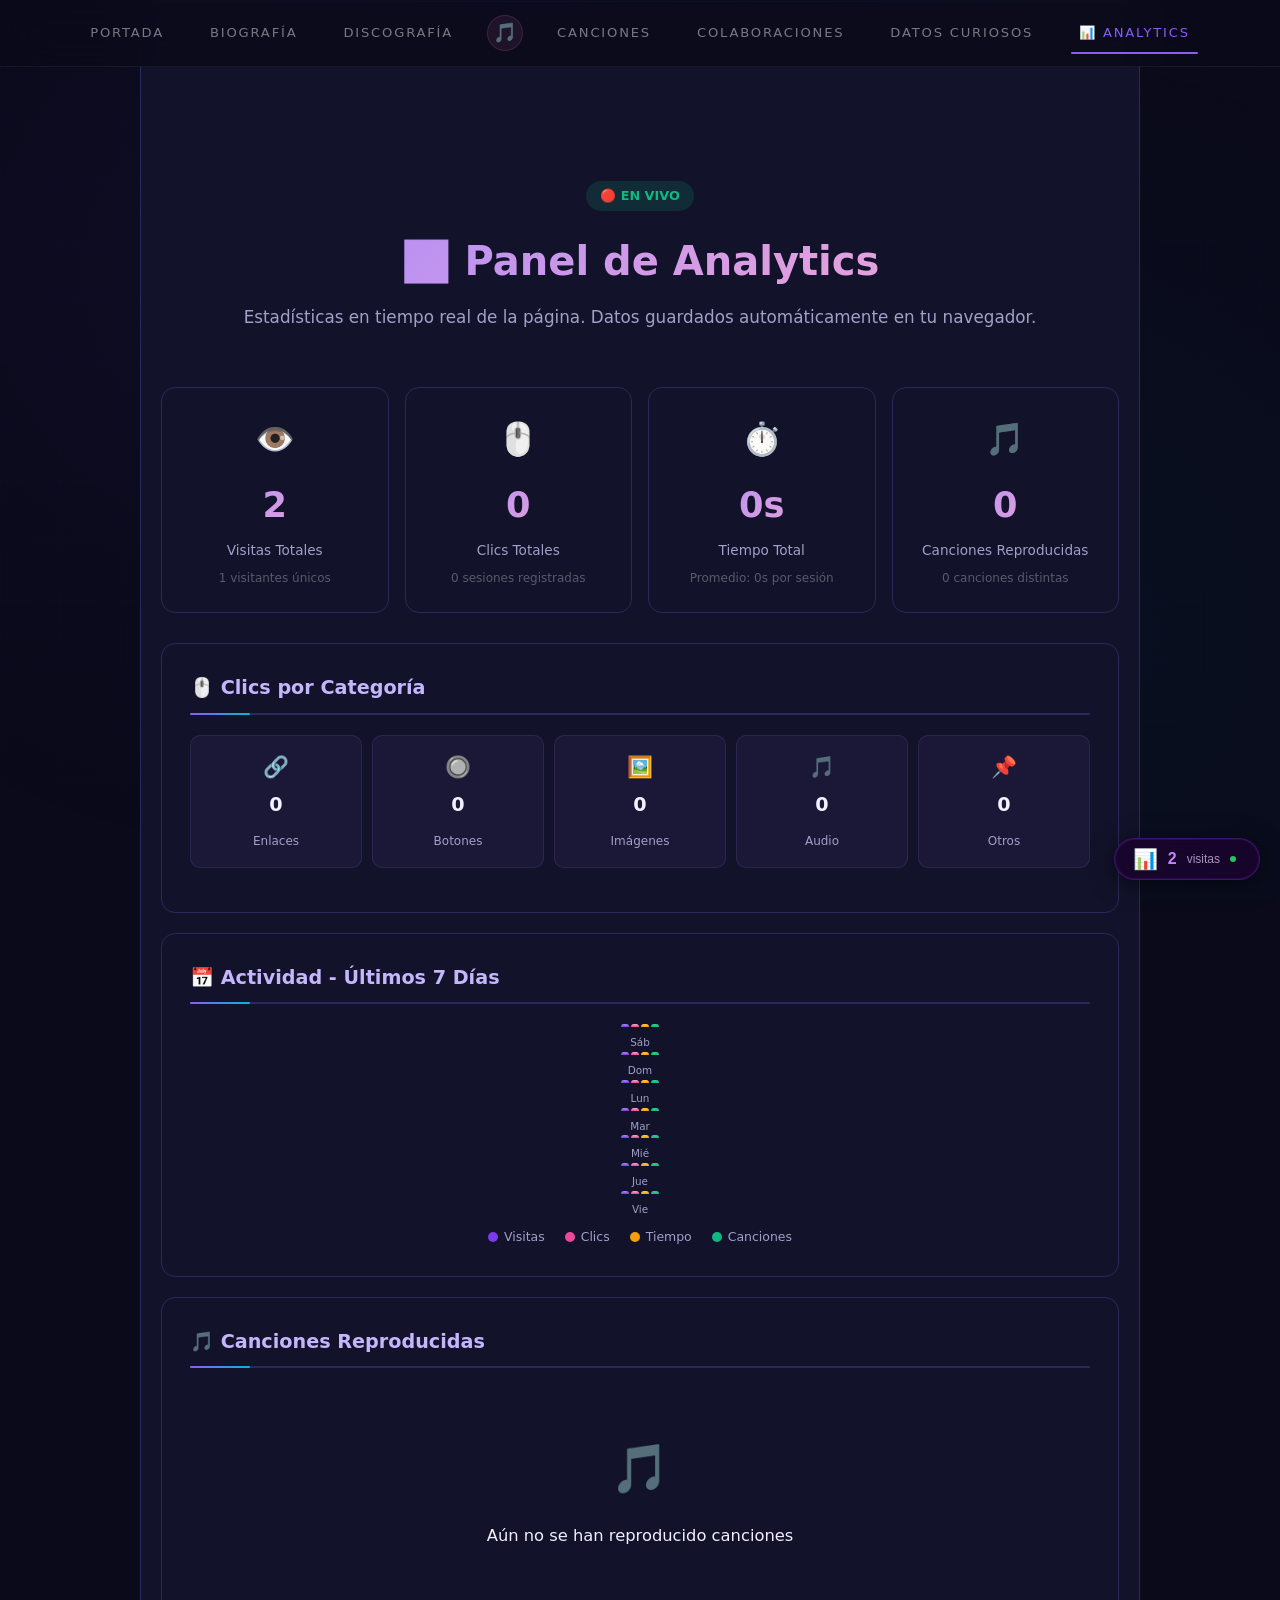
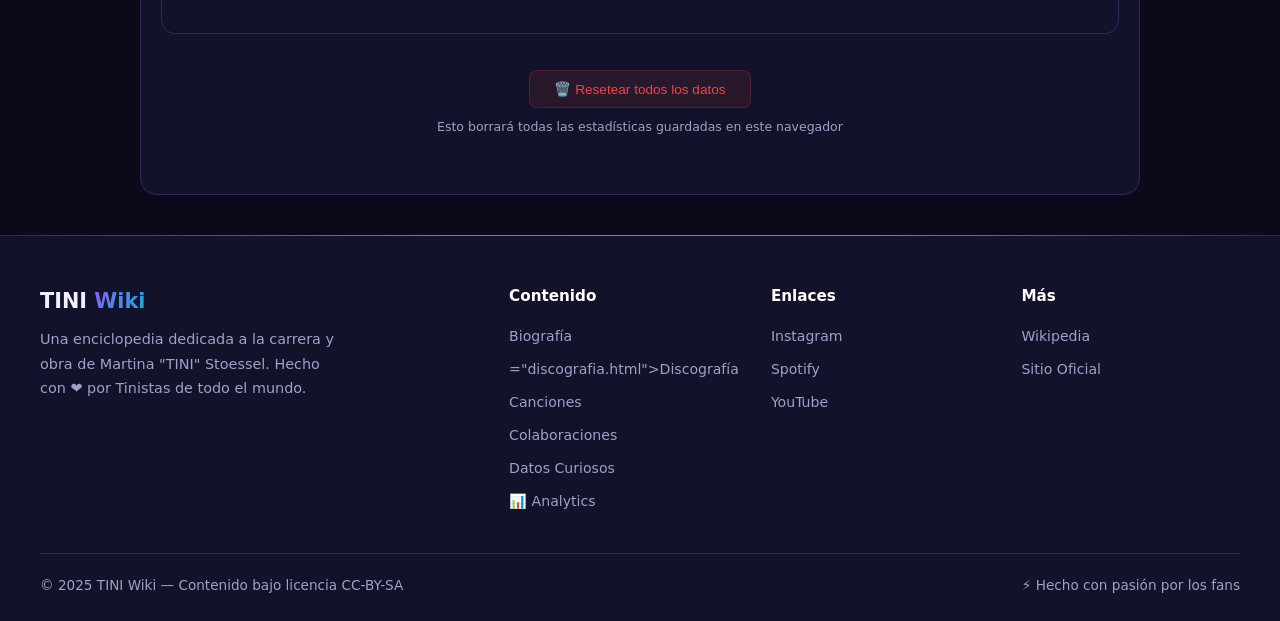
<file: analytics.html>
<!doctype html>
<html lang="es">
<head>
    <meta charset="UTF-8" />
    <meta name="viewport" content="width=device-width, initial-scale=1.0" />
    <title>Analytics — TINI Wiki</title>
    <link rel="stylesheet" href="estilo.css" />
    <style>
        /* ===== ESTILOS DEL</title> DASHBOARD ===== */
        .analytics-header {
            text-align: center;
            padding: 60px 20px 40px;
        }
        .analytics-header h1 {
            font-size: 2.5rem;
            font-weight: 800;
            background: linear-gradient(135deg, #a78bfa, #f9a8d4);
            -webkit-background-clip: text;
            -webkit-text-fill-color: transparent;
            background-clip: text;
        }
        .analytics-header p {
            color: var(--text-dim);
            font-size: 1.05rem;
            margin-top: 8px;
        }
        .analytics-header .badge-live {
            display: inline-block;
            background: rgba(16, 185, 129, 0.15);
            color: #10b981;
            padding: 4px 14px;
            border-radius: 20px;
            font-size: 0.8rem;
            font-weight: 600;
            margin-bottom: 16px;
            animation: pulse-badge 1.5s infinite;
        }
        @keyframes pulse-badge {
            0%, 100% { opacity: 1; }
            50% { opacity: 0.6; }
        }

        .stats-grid {
            display: grid;
            grid-template-columns: repeat(auto-fit, minmax(200px, 1fr));
            gap: 16px;
            margin-bottom: 30px;
        }
        .stat-card {
            background: var(--bg-card);
            border: 1px solid var(--border);
            border-radius: 14px;
            padding: 24px;
            text-align: center;
            transition: all 0.3s ease;
        }
        .stat-card:hover {
            border-color: rgba(167, 139, 250, 0.3);
            transform: translateY(-2px);
        }
        .stat-card .stat-icon {
            font-size: 2rem;
            margin-bottom: 8px;
        }
        .stat-card .stat-value {
            font-size: 2.2rem;
            font-weight: 800;
            background: linear-gradient(135deg, #a78bfa, #f9a8d4);
            -webkit-background-clip: text;
            -webkit-text-fill-color: transparent;
            background-clip: text;
        }
        .stat-card .stat-label {
            color: var(--text-dim);
            font-size: 0.85rem;
            margin-top: 4px;
        }
        .stat-card .stat-sub {
            color: rgba(255,255,255,0.3);
            font-size: 0.75rem;
            margin-top: 6px;
        }

        .section-card {
            background: var(--bg-card);
            border: 1px solid var(--border);
            border-radius: 14px;
            padding: 28px;
            margin-bottom: 20px;
        }
        .section-card h2 {
            font-size: 1.2rem;
            margin-bottom: 20px;
            color: #c4b5fd;
            display: flex;
            align-items: center;
            gap: 8px;
        }

        .click-grid {
            display: flex;
            gap: 10px;
            flex-wrap: wrap;
        }
        .click-cat {
            flex: 1;
            min-width: 100px;
            background: rgba(167, 139, 250, 0.06);
            border: 1px solid rgba(167, 139, 250, 0.12);
            border-radius: 10px;
            padding: 14px;
            text-align: center;
        }
        .click-cat .cat-icon { font-size: 1.3rem; }
        .click-cat .cat-value { font-weight: 700; font-size: 1.2rem; display: block; margin: 4px 0; }
        .click-cat .cat-label { font-size: 0.75rem; color: var(--text-dim); }

        .bar-chart {
            display: flex;
            align-items: flex-end;
            gap: 6px;
            height: 150px;
            padding: 16px 0;
        }
        .bar-group {
            flex: 1;
            display: flex;
            flex-direction: column;
            align-items: center;
            gap: 3px;
        }
        .bar-stack {
            display: flex;
            gap: 2px;
            width: 100%;
            justify-content: center;
        }
        .bar {
            width: 8px;
            border-radius: 4px 4px 0 0;
            min-height: 3px;
            transition: height 0.5s ease;
        }
        .bar.visits { background: linear-gradient(180deg, #a78bfa, #7c3aed); }
        .bar.clicks { background: linear-gradient(180deg, #f9a8d4, #ec4899); }
        .bar.time { background: linear-gradient(180deg, #fcd34d, #f59e0b); }
        .bar.songs { background: linear-gradient(180deg, #34d399, #10b981); }
        .bar-label {
            font-size: 0.65rem;
            color: var(--text-dim);
            text-align: center;
            margin-top: 4px;
        }

        .bar-legend {
            display: flex;
            justify-content: center;
            gap: 20px;
            font-size: 0.78rem;
            color: var(--text-dim);
            margin-top: 8px;
        }
        .bar-legend span { display: flex; align-items: center; gap: 6px; }
        .legend-dot {
            width: 10px; height: 10px;
            border-radius: 50%;
            display: inline-block;
        }

        .song-list {
            display: flex;
            flex-direction: column;
            gap: 6px;
        }
        .song-row {
            display: flex;
            justify-content: space-between;
            align-items: center;
            padding: 10px 14px;
            background: rgba(167, 139, 250, 0.04);
            border-radius: 8px;
            font-size: 0.9rem;
        }
        .song-row .song-name { color: #e0d6ff; }
        .song-row .song-count { color: #a78bfa; font-weight: 700; }
        .song-progress {
            height: 4px;
            background: rgba(167, 139, 250, 0.1);
            border-radius: 2px;
            margin-top: 4px;
            overflow: hidden;
        }
        .song-progress-fill {
            height: 100%;
            background: linear-gradient(90deg, #7c3aed, #a78bfa);
            border-radius: 2px;
            transition: width 0.5s ease;
        }

        .empty-state {
            text-align: center;
            padding: 40px;
            color: var(--text-dim);
        }
        .empty-state span { font-size: 3rem; display: block; margin-bottom: 12px; }

        .btn-reset {
            background: rgba(239, 68, 68, 0.1);
            color: #ef4444;
            border: 1px solid rgba(239, 68, 68, 0.2);
            padding: 10px 24px;
            border-radius: 8px;
            cursor: pointer;
            font-size: 0.85rem;
            margin-top: 16px;
            transition: all 0.3s;
        }
        .btn-reset:hover { background: rgba(239, 68, 68, 0.2); }

        .nav-analytics {
            color: var(--accent) !important;
            position: relative;
        }
        .nav-analytics::after {
            content: '';
            position: absolute;
            bottom: -2px;
            left: 12px;
            right: 12px;
            height: 2px;
            background: var(--accent);
            border-radius: 1px;
        }

        @media (max-width: 600px) {
            .analytics-header h1 { font-size: 1.6rem; }
            .stats-grid { grid-template-columns: 1fr 1fr; }
            .stat-card .stat-value { font-size: 1.6rem; }
            .click-cat { min-width: calc(50% - 5px); }
            .bar-chart { height: 100px; }
        }
    </style>
</head>
<body>
    <!-- ===== NAVBAR ===== -->
    <nav class="navbar" id="topBar">
        <a href="index.html">Portada</a>
        <a href="biografia.html">Biografía</a>
        <a href="discografia.html">Discografía</a>
        <span class="nav-icon">🎵</span>
        <a href="canciones.html">Canciones</a>
        <a href="colaboraciones.html">Colaboraciones</a>
        <a href="datos.html">Datos Curiosos</a>
        <a href="analytics.html" class="nav-analytics">📊 Analytics</a>
    </nav>

    <!-- ===== FLOATING NOTES ===== -->
    <div class="floating-notes" id="floatingNotes"></div>

    <!-- ===== MAIN CONTENT ===== -->
    <main class="wiki-content" style="max-width: 1000px; margin: 0 auto; padding: 120px 20px 40px;">
        <div class="analytics-header">
            <div class="badge-live">🔴 EN VIVO</div>
            <h1>📊 Panel de Analytics</h1>
            <p>
                Estadísticas en tiempo real de la página.
                Datos guard</h1>ados automáticamente en tu navegador.
            </p>
        </div>

        <div class="stats-grid" id="statsGrid">
            <!-- Generado por JS -->
        </div>

        <div class="section-card">
            <h2>🖱️ Clics por Categoría</h2>
            <div class="click-grid" id="clickGrid"></div>
            <div id="clickBarContainer" style="height</h2>:12px;background:rgba(167,139,250,0.05);border-radius:6px;margin-top:16px;display:flex;overflow:hidden;"></div>
        </div>

        <div class="section-card">
            <h2>📅 Actividad - Últimos 7 Días</h2>
            <div class="bar-ch</h2>art" id="activityChart"></div>
            <div class="bar-legend">
                <span><span class="legend-dot" style="background:#7c3aed;"></span> Visitas</span>
                <span><span class="legend-dot" style="background:#ec4899;"></span> Clics</span>
                <span><span class="legend-dot" style="background:#f59e0b;"></span> Tiempo</span>
                <span><span class="legend-dot" style="background:#10b981;"></span> Canciones</span>
            </div>
        </div>

        <div class="section-card">
            <h2>🎵 Canciones Reproducidas</h2>
            <div id="songsContainer"></div>
        </div>

        <div style="text-align:center;padding:20</h2>px 0;">
            <button class="btn-reset" onclick="resetAnalytics()">🗑️ Resetear todos los datos</button>
            <p style="color:var(--text-dim);font-size:0.78rem;margin-top:8px;">Esto borrará todas las estadísticas guardadas en este navegador</p>
        </div>
    </main>

    <!-- ===== FOOTER ===== -->
    <footer class="wiki-footer">
        <div class="footer-inner">
            <div class="footer-brand">
                <h3>TINI <span>Wiki</span></h3>
                <p>
                    Una enciclopedia dedicada a la carrera y obra de Martina
                    "TINI" Stoessel. Hecho con ❤️ por Tinistas de todo el
                    mundo.
                </p>
            </div>
</span>            <div class="footer-col">
                <h4>Contenido</h4>
                <ul>
                    <li><a href="biografia.html">Biografía</a></li>
                    <li><a href</h4>="discografia.html">Discografía</a></li>
                    <li><a href="canciones.html">Canciones</a></li>
                    <li><a href="colaboraciones.html">Colaboraciones</a></li>
                    <li><a href="datos.html">Datos Curiosos</a></li>
                    <li><a href="analytics.html">📊 Analytics</a></li>
                </ul>
            </div>
            <div class="footer-col">
                <h4>Enlaces</h4>
                <ul>
                    <li><a href="https://www.instagram.com</h4>/tinistoessel/" target="_blank">Instagram</a></li>
                    <li><a href="https://open.spotify.com/intl-es/artist/7vXDAI8JwjW531ouMGbf4" target="_blank">Spotify</a></li>
                    <li><a href="https://www.youtube.com/@TINIOficial" target="_blank">YouTube</a></li>
                </ul>
            </div>
            <div class="footer-col">
                <h4>Más</h4>
                <ul>
                    <li><a href="https://es.wikipedia.org/wiki/Martina_Stoessel" target="_blank">Wikipedia</a></li>
                    <li><a href="https://www.tinisto</h4>essel.com/" target="_blank">Sitio Oficial</a></li>
                </ul>
            </div>
        </div>
        <div class="footer-bottom">
            <p>© 2025 TINI Wiki — Contenido bajo licencia CC-BY-SA</p>
            <p>⚡ Hecho con pasión por los fans</p>
        </div>
   </p> </footer>

    <!-- ===== ANALYTICS SCRIPT (floating</p> widget) ===== -->
    <script src="analytics.js"></script>

    <!-- ===== DASHBOARD SCRIPT ===== -->
    <script>
        const KEY = 'tini_analytics';

        function loadData() {
            try {
                const raw = localStorage.getItem(KEY);
                return raw ? JSON.parse(raw) : null;
            } catch(e) { return null; }
        }

        function formatTime(seconds) {
            seconds = seconds || 0;
            const h = Math.floor(seconds / 3600);
            const m = Math.floor((seconds % 3600) / 60);
            const s = seconds % 60;
            if (h > 0) return `${h}h ${m}m ${s}s`;
            if (m > 0) return `${m}m ${s}s`;
            return `${s}s`;
        }

        function getDayName(dateStr) {
            const d = new Date(dateStr + 'T12:00:00');
            const dias = ['Dom','Lun','Mar','Mié','Jue','Vie','Sáb'];
            return dias[d.getDay()];
        }

        function render() {
            const data = loadData();
            if (!data) {
                document.querySelector('.wiki-content').innerHTML = `
                    <div style="text-align:center;padding:100px 20px;">
                        <span style="font-size:4rem;">📭</span>
                        <h2 style="margin:20px 0;color:#8b7aaa;">No hay datos todavía</h2>
                        <p style="color:#6b5e85;">Los datos aparecerán aquí cuando los visitantes interactúen con la página.</p>
                        <p style="color:#6b5e85;font-size:0.85rem;margin-top:8px;">Ya tienes el script <code>analytics.js</code> instalado correctamente.</p>
                    </div>
                `;
                return;
            }

            // Stats grid
            const totalVisits = data.total_visits || 0;
            const uniqueVisits = data.unique_visits || 0;
            const totalClicks = data.click_stats?.total || 0;
            const totalTime = data.time_stats?.total_seconds || 0;
            const totalSongs = data.songs_played?.total || 0;
            const sessions = data.time_stats?.sessions?.length || 0;

            document.getElementById('statsGrid').innerHTML = `
                <div class="stat-card">
                    <div class="stat-icon">👁️</div>
                    <div class="stat-value">${totalVisits}</div>
                    <div class="stat-label">Visitas Totales</div>
                    <div class="stat-sub">${uniqueVisits} visitantes únicos</div>
                </div>
                <div class="stat-card">
                    <div class="stat-icon">🖱️</div>
                    <div class="stat-value">${totalClicks}</div>
                    <div class="stat-label">Clics Totales</div>
                    <div class="stat-sub">${sessions} sesiones registradas</div>
                </div>
                <div class="stat-card">
                    <div class="stat-icon">⏱️</div>
                    <div class="stat-value">${formatTime(totalTime)}</div>
                    <div class="stat-label">Tiempo Total</div>
                    <div class="stat-sub">Promedio: ${sessions > 0 ? formatTime(Math.round(totalTime / sessions)) : '0s'} por sesión</div>
                </div>
                <div class="stat-card">
                    <div class="stat-icon">🎵</div>
                    <div class="stat-value">${totalSongs}</div>
                    <div class="stat-label">Canciones Reproducidas</div>
                    <div class="stat-sub">${Object.keys(data.songs_played?.songs || {}).length} canciones distintas</div>
                </div>
            `;

            // Click categories
            const cats = data.click_stats?.categories || {};
            const catTotal = Object.values(cats).reduce((a, b) => a + b, 0) || 1;
            const catIcons = { links: '🔗', buttons: '🔘', images: '🖼️', audio: '🎵', other: '📌' };
            const catLabels = { links: 'Enlaces', buttons: 'Botones', images: 'Imágenes', audio: 'Audio', other: 'Otros' };

            document.getElementById('clickGrid').innerHTML = Object.entries(cats).map(([key, val]) => `
                <div class="click-cat">
                    <div class="cat-icon">${catIcons[key] || '📌'}</div>
                    <span class="cat-value">${val}</span>
                    <span class="cat-label">${catLabels[key] || key}</span>
                </div>
            `).join('');

            const clickBar = document.getElementById('clickBarContainer');
            const colors = { links: '#7c3aed', buttons: '#ec4899', images: '#f59e0b', audio: '#10b981', other: '#6b7280' };
            clickBar.innerHTML = Object.entries(cats).map(([key, val]) => {
                const pct = (val / catTotal) * 100;
                return `<div style="height:100%;width:${pct}%;background:${colors[key]};transition:width 0.5s ease;" title="${catLabels[key]}: ${val} (${Math.round(pct)}%)"></div>`;
            }).join('');

            // Activity chart (last 7 days)
            const daily = data.daily_activity || {};
            const today = new Date();
            const days = [];
            for (let i = 6; i >= 0; i--) {
                const d = new Date(today);
                d.setDate(d.getDate() - i);
                const key = d.toISOString().split('T')[0];
                days.push({ key, data: daily[key] || {} });
            }

            const maxV = Math.max(...days.map(d => d.data.visits || 0), 1);
            const maxC = Math.max(...days.map(d => d.data.clicks || 0), 1);
            const maxT = Math.max(...days.map(d => d.data.time_seconds || 0), 1);
            const maxS = Math.max(...days.map(d => d.data.songs || 0), 1);

            document.getElementById('activityChart').innerHTML = days.map(d => {
                const v = ((d.data.visits || 0) / maxV) * 100;
                const c = ((d.data.clicks || 0) / maxC) * 100;
                const t = ((d.data.time_seconds || 0) / maxT) * 100;
                const s = ((d.data.songs || 0) / maxS) * 100;
                return `
                    <div class="bar-group">
                        <div class="bar-stack">
                            <div class="bar visits" style="height:${Math.max(v,2)}%" title="Visitas: ${d.data.visits || 0}"></div>
                            <div class="bar clicks" style="height:${Math.max(c,2)}%" title="Clics: ${d.data.clicks || 0}"></div>
                            <div class="bar time" style="height:${Math.max(t,2)}%" title="Tiempo: ${formatTime(d.data.time_seconds || 0)}"></div>
                            <div class="bar songs" style="height:${Math.max(s,2)}%" title="Canciones: ${d.data.songs || 0}"></div>
                        </div>
                        <span class="bar-label">${getDayName(d.key)}</span>
                    </div>
                `;
            }).join('');

            // Songs list
            const songs = data.songs_played?.songs || {};
            const songEntries = Object.entries(songs).sort((a, b) => b[1] - a[1]);
            const sc = document.getElementById('songsContainer');

            if (songEntries.length === 0) {
                sc.innerHTML = '<div class="empty-state"><span>🎵</span><p>Aún no se han reproducido canciones</p></div>';
            } else {
                const maxSC = Math.max(...songEntries.map(([,v]) => v), 1);
                sc.innerHTML = songEntries.map(([name, count]) => `
                    <div class="song-row">
                        <span class="song-name">🎵 ${name}</span>
                        <span class="song-count">${count} ${count === 1 ? 'vez' : 'veces'}</span>
                    </div>
                    <div class="song-progress"><div class="song-progress-fill" style="width:${(count / maxSC) * 100}%"></div></div>
                `).join('');
            }
        }

        function resetAnalytics() {
            if (confirm('⚠️ ¿Borrar TODOS los datos de analytics?')) {
                if (confirm('¿Seguro? Esta acción no se puede deshacer.')) {
                    localStorage.removeItem(KEY);
                    render();
                }
            }
        }

        document.addEventListener('DOMContentLoaded', render);
    </script>
</body>
</html>
</file>
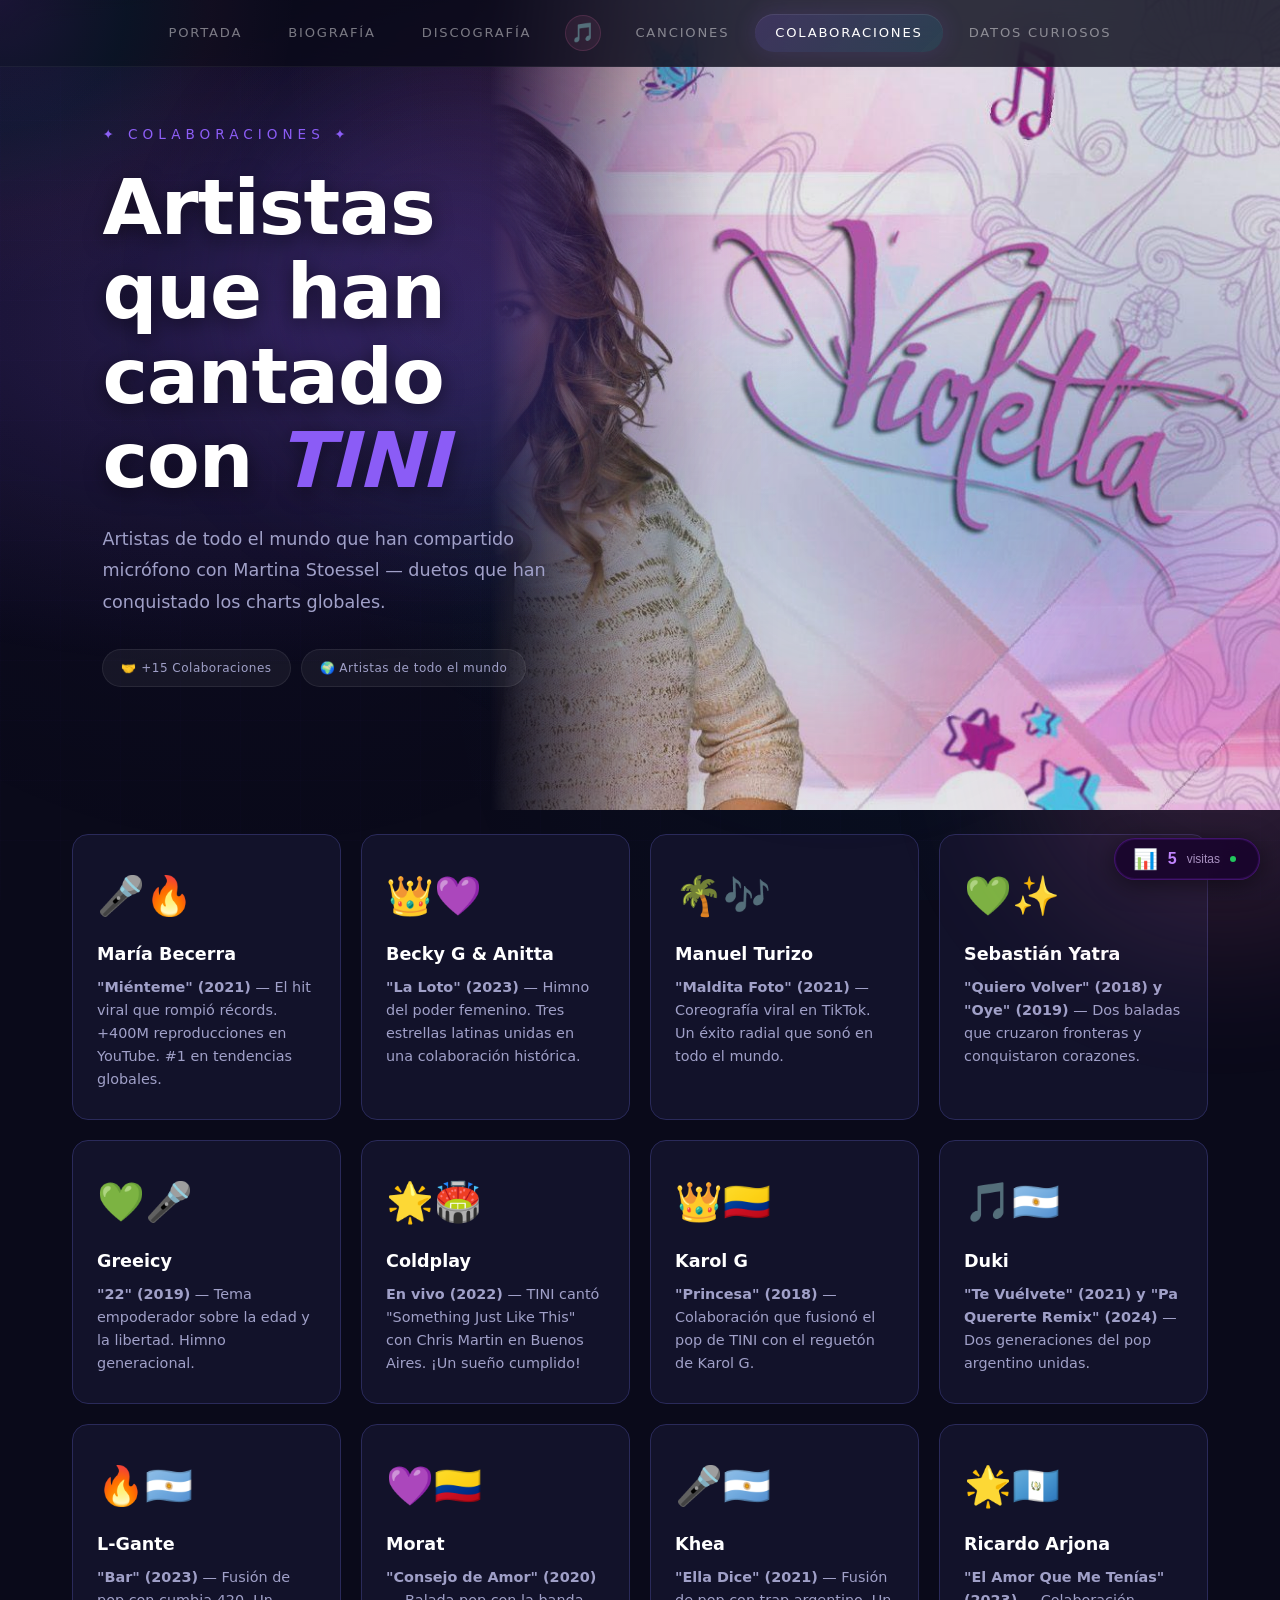
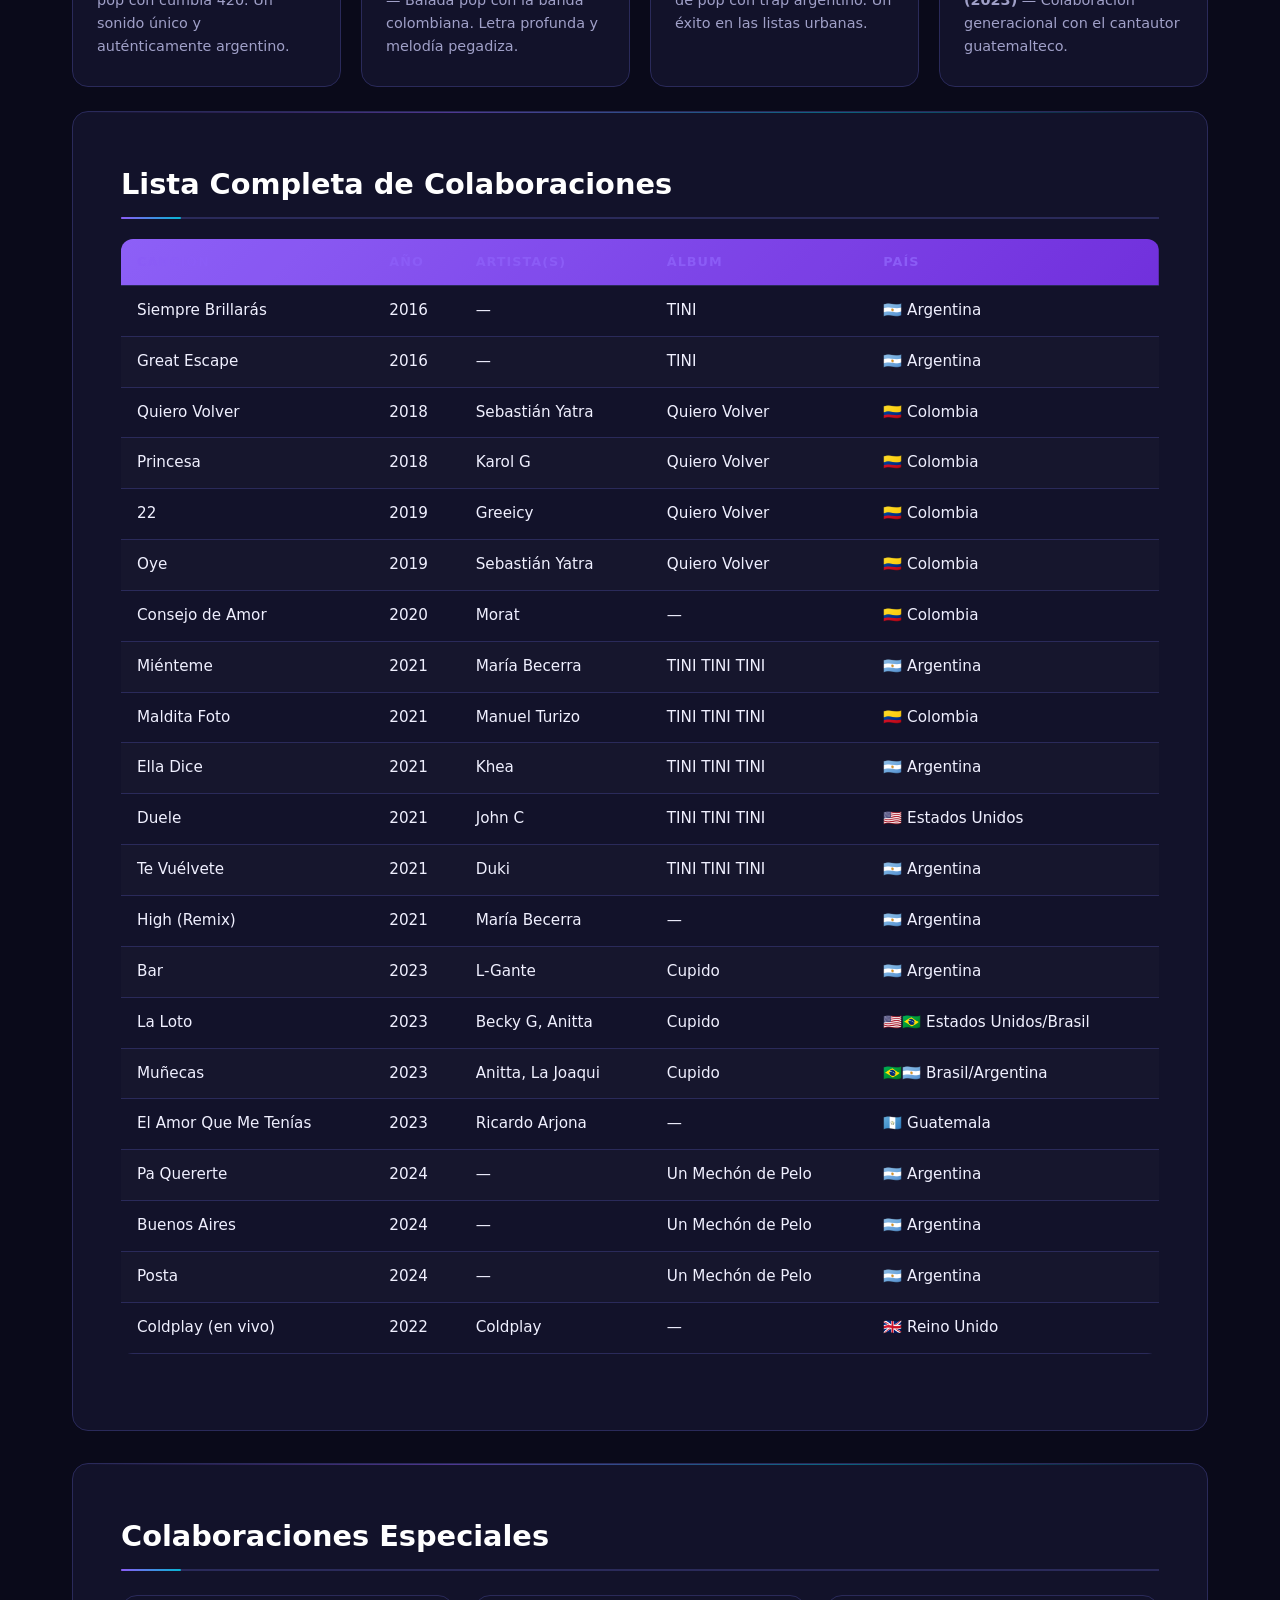
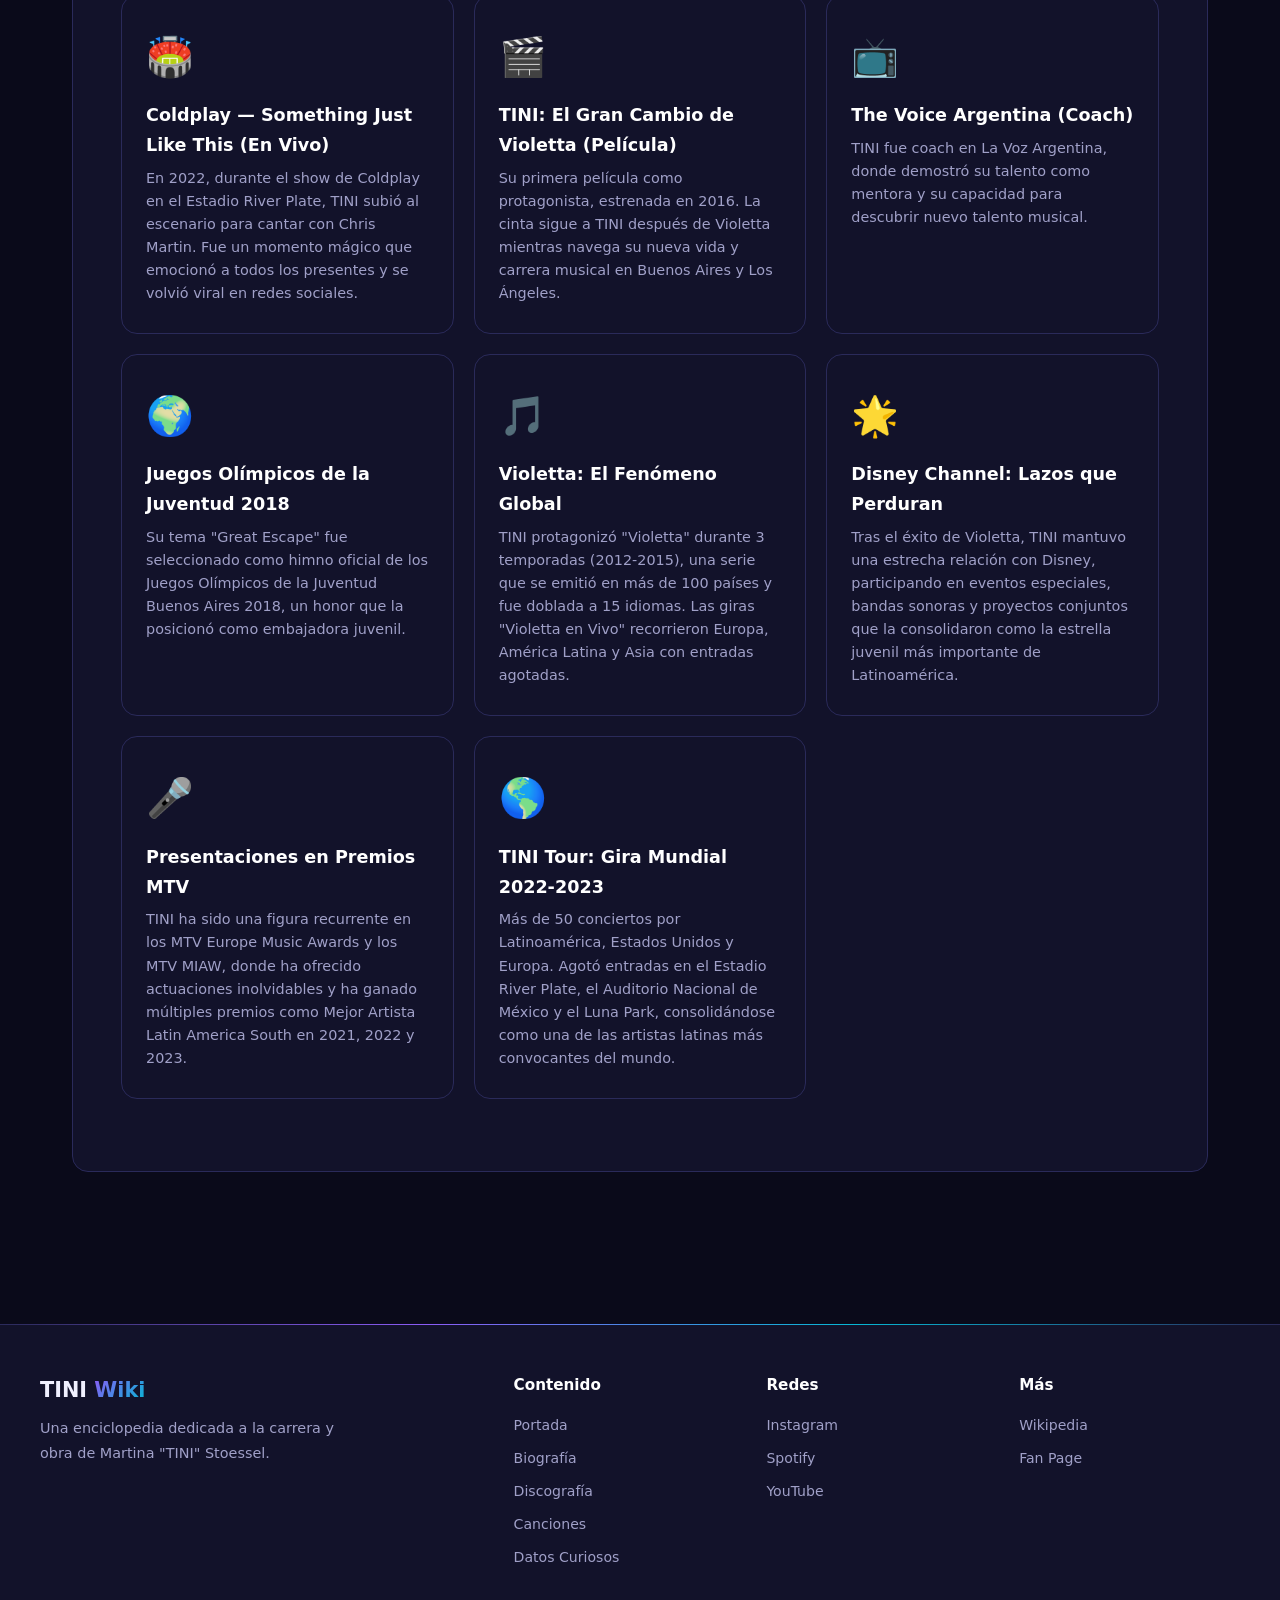
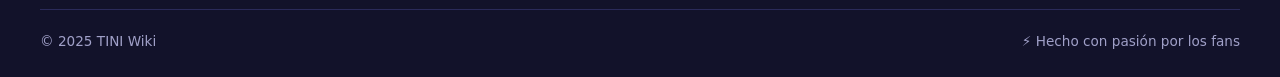
<file: colaboraciones.html>
<!doctype html>
<html lang="es">
    <head>
        <meta charset="UTF-8" />
        <meta name="viewport" content="width=device-width, initial-scale=1.0" />
        <title>Colaboraciones de TINI — TINI Wiki</title>
        <link rel="stylesheet" href="estilo.css" />
    </head>
    <body>
        <div class="page-loader" id="pageLoader">
            <div class="loader-spinner"></div>
            <div class="loader-text">Cargando...</div>
        </div>
        <div id="mouseGlow"></div>
        <nav class="navbar" id="topBar">
            <a href="index.html">Portada</a>
            <a href="biografia.html">Biografía</a>
            <a href="discografia.html">Discografía</a>
            <span class="nav-icon">🎵</span>
            <a href="canciones.html">Canciones</a>
            <a href="colaboraciones.html" class="active">Colaboraciones</a>
            <a href="datos.html">Datos Curiosos</a>
        </nav>
        <div class="floating-notes" id="floatingNotes"></div>
        <section class="wiki-hero hero">
            <div class="hero-img-wrap">
                <img src="colaboraciones-hero.jpg" alt="TINI" />
            </div>
            <div class="hero-text-container">
                <span class="hero-badge">✦ Colaboraciones ✦</span>
                <h1>Artistas que han cantado con <em>TINI</em></h1>
                <p>
                    Artistas de todo el mundo que han compartido micrófono con
                    Martina Stoessel — duetos que han conquistado los charts
                    globales.
                </p>
                <div class="hero-tags">
                    <span>🤝 +15 Colaboraciones</span>
                    <span>🌍 Artistas de todo el mundo</span>
                </div>
            </div>
        </section>

        <main style="max-width: 1200px; margin: 0 auto; padding: 0 32px 80px">
            <div class="card-grid">
                <div class="card fade-scale delay-1">
                    <div class="emoji">🎤🔥</div>
                    <h4>María Becerra</h4>
                    <p>
                        <strong>"Miénteme" (2021)</strong> — El hit viral que
                        rompió récords. +400M reproducciones en YouTube. #1 en
                        tendencias globales.
                    </p>
                </div>
                <div class="card fade-scale delay-2">
                    <div class="emoji">👑💜</div>
                    <h4>Becky G & Anitta</h4>
                    <p>
                        <strong>"La Loto" (2023)</strong> — Himno del poder
                        femenino. Tres estrellas latinas unidas en una
                        colaboración histórica.
                    </p>
                </div>
                <div class="card fade-scale delay-3">
                    <div class="emoji">🌴🎶</div>
                    <h4>Manuel Turizo</h4>
                    <p>
                        <strong>"Maldita Foto" (2021)</strong> — Coreografía
                        viral en TikTok. Un éxito radial que sonó en todo el
                        mundo.
                    </p>
                </div>
                <div class="card fade-scale delay-4">
                    <div class="emoji">💚✨</div>
                    <h4>Sebastián Yatra</h4>
                    <p>
                        <strong>"Quiero Volver" (2018) y "Oye" (2019)</strong> —
                        Dos baladas que cruzaron fronteras y conquistaron
                        corazones.
                    </p>
                </div>
                <div class="card fade-scale delay-5">
                    <div class="emoji">💚🎤</div>
                    <h4>Greeicy</h4>
                    <p>
                        <strong>"22" (2019)</strong> — Tema empoderador sobre la
                        edad y la libertad. Himno generacional.
                    </p>
                </div>
                <div class="card fade-scale delay-6">
                    <div class="emoji">🌟🏟️</div>
                    <h4>Coldplay</h4>
                    <p>
                        <strong>En vivo (2022)</strong> — TINI cantó "Something
                        Just Like This" con Chris Martin en Buenos Aires. ¡Un
                        sueño cumplido!
                    </p>
                </div>
                <div class="card fade-scale delay-1">
                    <div class="emoji">👑🇨🇴</div>
                    <h4>Karol G</h4>
                    <p>
                        <strong>"Princesa" (2018)</strong> — Colaboración que
                        fusionó el pop de TINI con el reguetón de Karol G.
                    </p>
                </div>
                <div class="card fade-scale delay-2">
                    <div class="emoji">🎵🇦🇷</div>
                    <h4>Duki</h4>
                    <p>
                        <strong
                            >"Te Vuélvete" (2021) y "Pa Quererte Remix"
                            (2024)</strong
                        >
                        — Dos generaciones del pop argentino unidas.
                    </p>
                </div>
                <div class="card fade-scale delay-3">
                    <div class="emoji">🔥🇦🇷</div>
                    <h4>L-Gante</h4>
                    <p>
                        <strong>"Bar" (2023)</strong> — Fusión de pop con cumbia
                        420. Un sonido único y auténticamente argentino.
                    </p>
                </div>
                <div class="card fade-scale delay-4">
                    <div class="emoji">💜🇨🇴</div>
                    <h4>Morat</h4>
                    <p>
                        <strong>"Consejo de Amor" (2020)</strong> — Balada pop
                        con la banda colombiana. Letra profunda y melodía
                        pegadiza.
                    </p>
                </div>
                <div class="card fade-scale delay-5">
                    <div class="emoji">🎤🇦🇷</div>
                    <h4>Khea</h4>
                    <p>
                        <strong>"Ella Dice" (2021)</strong> — Fusión de pop con
                        trap argentino. Un éxito en las listas urbanas.
                    </p>
                </div>
                <div class="card fade-scale delay-6">
                    <div class="emoji">🌟🇬🇹</div>
                    <h4>Ricardo Arjona</h4>
                    <p>
                        <strong>"El Amor Que Me Tenías" (2023)</strong> —
                        Colaboración generacional con el cantautor guatemalteco.
                    </p>
                </div>
            </div>

            <div class="wiki-content fade-in">
                <h2>Lista Completa de Colaboraciones</h2>
                <table class="wiki-table">
                    <thead>
                        <tr>
                            <th>Canción</th>
                            <th>Año</th>
                            <th>Artista(s)</th>
                            <th>Álbum</th>
                            <th>País</th>
                        </tr>
                    </thead>
                    <tbody>
                        <tr>
                            <td>Siempre Brillarás</td>
                            <td>2016</td>
                            <td>—</td>
                            <td>TINI</td>
                            <td>🇦🇷 Argentina</td>
                        </tr>
                        <tr>
                            <td>Great Escape</td>
                            <td>2016</td>
                            <td>—</td>
                            <td>TINI</td>
                            <td>🇦🇷 Argentina</td>
                        </tr>
                        <tr>
                            <td>Quiero Volver</td>
                            <td>2018</td>
                            <td>Sebastián Yatra</td>
                            <td>Quiero Volver</td>
                            <td>🇨🇴 Colombia</td>
                        </tr>
                        <tr>
                            <td>Princesa</td>
                            <td>2018</td>
                            <td>Karol G</td>
                            <td>Quiero Volver</td>
                            <td>🇨🇴 Colombia</td>
                        </tr>
                        <tr>
                            <td>22</td>
                            <td>2019</td>
                            <td>Greeicy</td>
                            <td>Quiero Volver</td>
                            <td>🇨🇴 Colombia</td>
                        </tr>
                        <tr>
                            <td>Oye</td>
                            <td>2019</td>
                            <td>Sebastián Yatra</td>
                            <td>Quiero Volver</td>
                            <td>🇨🇴 Colombia</td>
                        </tr>
                        <tr>
                            <td>Consejo de Amor</td>
                            <td>2020</td>
                            <td>Morat</td>
                            <td>—</td>
                            <td>🇨🇴 Colombia</td>
                        </tr>
                        <tr>
                            <td>Miénteme</td>
                            <td>2021</td>
                            <td>María Becerra</td>
                            <td>TINI TINI TINI</td>
                            <td>🇦🇷 Argentina</td>
                        </tr>
                        <tr>
                            <td>Maldita Foto</td>
                            <td>2021</td>
                            <td>Manuel Turizo</td>
                            <td>TINI TINI TINI</td>
                            <td>🇨🇴 Colombia</td>
                        </tr>
                        <tr>
                            <td>Ella Dice</td>
                            <td>2021</td>
                            <td>Khea</td>
                            <td>TINI TINI TINI</td>
                            <td>🇦🇷 Argentina</td>
                        </tr>
                        <tr>
                            <td>Duele</td>
                            <td>2021</td>
                            <td>John C</td>
                            <td>TINI TINI TINI</td>
                            <td>🇺🇸 Estados Unidos</td>
                        </tr>
                        <tr>
                            <td>Te Vuélvete</td>
                            <td>2021</td>
                            <td>Duki</td>
                            <td>TINI TINI TINI</td>
                            <td>🇦🇷 Argentina</td>
                        </tr>
                        <tr>
                            <td>High (Remix)</td>
                            <td>2021</td>
                            <td>María Becerra</td>
                            <td>—</td>
                            <td>🇦🇷 Argentina</td>
                        </tr>
                        <tr>
                            <td>Bar</td>
                            <td>2023</td>
                            <td>L-Gante</td>
                            <td>Cupido</td>
                            <td>🇦🇷 Argentina</td>
                        </tr>
                        <tr>
                            <td>La Loto</td>
                            <td>2023</td>
                            <td>Becky G, Anitta</td>
                            <td>Cupido</td>
                            <td>🇺🇸🇧🇷 Estados Unidos/Brasil</td>
                        </tr>
                        <tr>
                            <td>Muñecas</td>
                            <td>2023</td>
                            <td>Anitta, La Joaqui</td>
                            <td>Cupido</td>
                            <td>🇧🇷🇦🇷 Brasil/Argentina</td>
                        </tr>
                        <tr>
                            <td>El Amor Que Me Tenías</td>
                            <td>2023</td>
                            <td>Ricardo Arjona</td>
                            <td>—</td>
                            <td>🇬🇹 Guatemala</td>
                        </tr>
                        <tr>
                            <td>Pa Quererte</td>
                            <td>2024</td>
                            <td>—</td>
                            <td>Un Mechón de Pelo</td>
                            <td>🇦🇷 Argentina</td>
                        </tr>
                        <tr>
                            <td>Buenos Aires</td>
                            <td>2024</td>
                            <td>—</td>
                            <td>Un Mechón de Pelo</td>
                            <td>🇦🇷 Argentina</td>
                        </tr>
                        <tr>
                            <td>Posta</td>
                            <td>2024</td>
                            <td>—</td>
                            <td>Un Mechón de Pelo</td>
                            <td>🇦🇷 Argentina</td>
                        </tr>
                        <tr>
                            <td>Coldplay (en vivo)</td>
                            <td>2022</td>
                            <td>Coldplay</td>
                            <td>—</td>
                            <td>🇬🇧 Reino Unido</td>
                        </tr>
                    </tbody>
                </table>
            </div>

            <div class="wiki-content fade-in">
                <h2>Colaboraciones Especiales</h2>
                <div class="card-grid">
                    <div class="card">
                        <div class="emoji">🏟️</div>
                        <h4>Coldplay — Something Just Like This (En Vivo)</h4>
                        <p>
                            En 2022, durante el show de Coldplay en el Estadio
                            River Plate, TINI subió al escenario para cantar con
                            Chris Martin. Fue un momento mágico que emocionó a
                            todos los presentes y se volvió viral en redes
                            sociales.
                        </p>
                    </div>
                    <div class="card">
                        <div class="emoji">🎬</div>
                        <h4>TINI: El Gran Cambio de Violetta (Película)</h4>
                        <p>
                            Su primera película como protagonista, estrenada en
                            2016. La cinta sigue a TINI después de Violetta
                            mientras navega su nueva vida y carrera musical en
                            Buenos Aires y Los Ángeles.
                        </p>
                    </div>
                    <div class="card">
                        <div class="emoji">📺</div>
                        <h4>The Voice Argentina (Coach)</h4>
                        <p>
                            TINI fue coach en La Voz Argentina, donde demostró
                            su talento como mentora y su capacidad para
                            descubrir nuevo talento musical.
                        </p>
                    </div>
                    <div class="card">
                        <div class="emoji">🌍</div>
                        <h4>Juegos Olímpicos de la Juventud 2018</h4>
                        <p>
                            Su tema "Great Escape" fue seleccionado como himno
                            oficial de los Juegos Olímpicos de la Juventud
                            Buenos Aires 2018, un honor que la posicionó como
                            embajadora juvenil.
                        </p>
                    </div>
                    <div class="card">
                        <div class="emoji">🎵</div>
                        <h4>Violetta: El Fen&oacute;meno Global</h4>
                        <p>
                            TINI protagoniz&oacute; "Violetta" durante 3
                            temporadas (2012-2015), una serie que se
                            emiti&oacute; en m&aacute;s de 100 pa&iacute;ses y
                            fue doblada a 15 idiomas. Las giras "Violetta en
                            Vivo" recorrieron Europa, Am&eacute;rica Latina y
                            Asia con entradas agotadas.
                        </p>
                    </div>
                    <div class="card">
                        <div class="emoji">🌟</div>
                        <h4>Disney Channel: Lazos que Perduran</h4>
                        <p>
                            Tras el &eacute;xito de Violetta, TINI mantuvo una
                            estrecha relaci&oacute;n con Disney, participando en
                            eventos especiales, bandas sonoras y proyectos
                            conjuntos que la consolidaron como la estrella
                            juvenil m&aacute;s importante de
                            Latinoam&eacute;rica.
                        </p>
                    </div>
                    <div class="card">
                        <div class="emoji">🎤</div>
                        <h4>Presentaciones en Premios MTV</h4>
                        <p>
                            TINI ha sido una figura recurrente en los MTV Europe
                            Music Awards y los MTV MIAW, donde ha ofrecido
                            actuaciones inolvidables y ha ganado
                            m&uacute;ltiples premios como Mejor Artista Latin
                            America South en 2021, 2022 y 2023.
                        </p>
                    </div>
                    <div class="card">
                        <div class="emoji">🌎</div>
                        <h4>TINI Tour: Gira Mundial 2022-2023</h4>
                        <p>
                            M&aacute;s de 50 conciertos por
                            Latinoam&eacute;rica, Estados Unidos y Europa.
                            Agot&oacute; entradas en el Estadio River Plate, el
                            Auditorio Nacional de M&eacute;xico y el Luna Park,
                            consolid&aacute;ndose como una de las artistas
                            latinas m&aacute;s convocantes del mundo.
                        </p>
                    </div>
                </div>
            </div>
        </main>

        <footer class="wiki-footer">
            <div class="footer-inner">
                <div class="footer-brand">
                    <h3>TINI <span>Wiki</span></h3>
                    <p>
                        Una enciclopedia dedicada a la carrera y obra de Martina
                        "TINI" Stoessel.
                    </p>
                </div>
                <div class="footer-col">
                    <h4>Contenido</h4>
                    <ul>
                        <li><a href="index.html">Portada</a></li>
                        <li><a href="biografia.html">Biografía</a></li>
                        <li><a href="discografia.html">Discografía</a></li>
                        <li><a href="canciones.html">Canciones</a></li>
                        <li><a href="datos.html">Datos Curiosos</a></li>
                    </ul>
                </div>
                <div class="footer-col">
                    <h4>Redes</h4>
                    <ul>
                        <li>
                            <a
                                href="https://www.instagram.com/tinistoessel/"
                                target="_blank"
                                >Instagram</a
                            >
                        </li>
                        <li>
                            <a
                                href="https://open.spotify.com/intl-es/artist/7vXDAI8JwjW531ouMGbfcp"
                                target="_blank"
                                >Spotify</a
                            >
                        </li>
                        <li>
                            <a
                                href="https://www.youtube.com/@TiniStoessel"
                                target="_blank"
                                >YouTube</a
                            >
                        </li>
                    </ul>
                </div>
                <div class="footer-col">
                    <h4>Más</h4>
                    <ul>
                        <li>
                            <a
                                href="https://es.wikipedia.org/wiki/Tini_Stoessel"
                                target="_blank"
                                >Wikipedia</a
                            >
                        </li>
                        <li>
                            <a
                                href="../Proyecto%20Tini/index.html"
                                target="_blank"
                                >Fan Page</a
                            >
                        </li>
                    </ul>
                </div>
            </div>
            <div class="footer-bottom">
                <p>© 2025 TINI Wiki</p>
                <p>⚡ Hecho con pasión por los fans</p>
            </div>
        </footer>
        <button id="backTop">↑</button>

        <script>
            window.addEventListener("load", () =>
                document.getElementById("pageLoader").classList.add("hidden"),
            );
            setTimeout(
                () =>
                    document
                        .getElementById("pageLoader")
                        .classList.add("hidden"),
                1500,
            );
            document.addEventListener("mousemove", (e) => {
                const g = document.getElementById("mouseGlow");
                g.style.left = e.clientX + "px";
                g.style.top = e.clientY + "px";
            });
            const topBar = document.getElementById("topBar");
            const backBtn = document.getElementById("backTop");
            document
                .querySelectorAll(
                    ".fade-in, .fade-left, .fade-right, .fade-scale",
                )
                .forEach((el) => {
                    new IntersectionObserver(
                        (entries) => {
                            entries.forEach((e) => {
                                if (e.isIntersecting)
                                    e.target.classList.add("visible");
                            });
                        },
                        { threshold: 0.1 },
                    ).observe(el);
                });
            window.addEventListener("scroll", () => {
                topBar.classList.toggle("scrolled", window.scrollY > 50);
                backBtn.classList.toggle("show", window.scrollY > 400);
            });
            backBtn.addEventListener("click", () =>
                window.scrollTo({ top: 0, behavior: "smooth" }),
            );
            const notes = document.getElementById("floatingNotes");
            const syms = ["♪", "♫", "♬", "♩", "♪", "♫", "♬", "♩"];
            const noteClasses = [
                "note-1",
                "note-2",
                "note-3",
                "note-4",
                "note-5",
            ];
            for (let i = 0; i < 35; i++) {
                const s = document.createElement("span");
                s.className = "note " + noteClasses[i % noteClasses.length];
                s.textContent = syms[i % syms.length];
                s.style.left = Math.random() * 100 + "%";
                s.style.animationDuration = 18 + Math.random() * 35 + "s";
                s.style.animationDelay = Math.random() * 25 + "s";
                s.style.fontSize = 1.4 + Math.random() * 2.2 + "rem";
                notes.appendChild(s);
            }
            const orbColors = ["purple", "cyan", "pink"];
            for (let i = 0; i < 3; i++) {
                const orb = document.createElement("div");
                orb.className = "scroll-orb " + orbColors[i];
                orb.style.left = 20 + i * 30 + "%";
                orb.style.top = 10 + i * 25 + "%";
                document.body.appendChild(orb);
                window.addEventListener("scroll", () => {
                    orb.style.transform = `translateY(${window.scrollY * (0.05 + i * 0.03)}px)`;
                });
            }
            document.querySelectorAll(".card").forEach((card) => {
                card.addEventListener("mousemove", (e) => {
                    const rect = card.getBoundingClientRect();
                    card.style.setProperty(
                        "--mx",
                        ((e.clientX - rect.left) / rect.width) * 100 + "%",
                    );
                    card.style.setProperty(
                        "--my",
                        ((e.clientY - rect.top) / rect.height) * 100 + "%",
                    );
                });
            });
        </script>
        <script src="analytics.js"></script>
    </body>
</html>
</file>
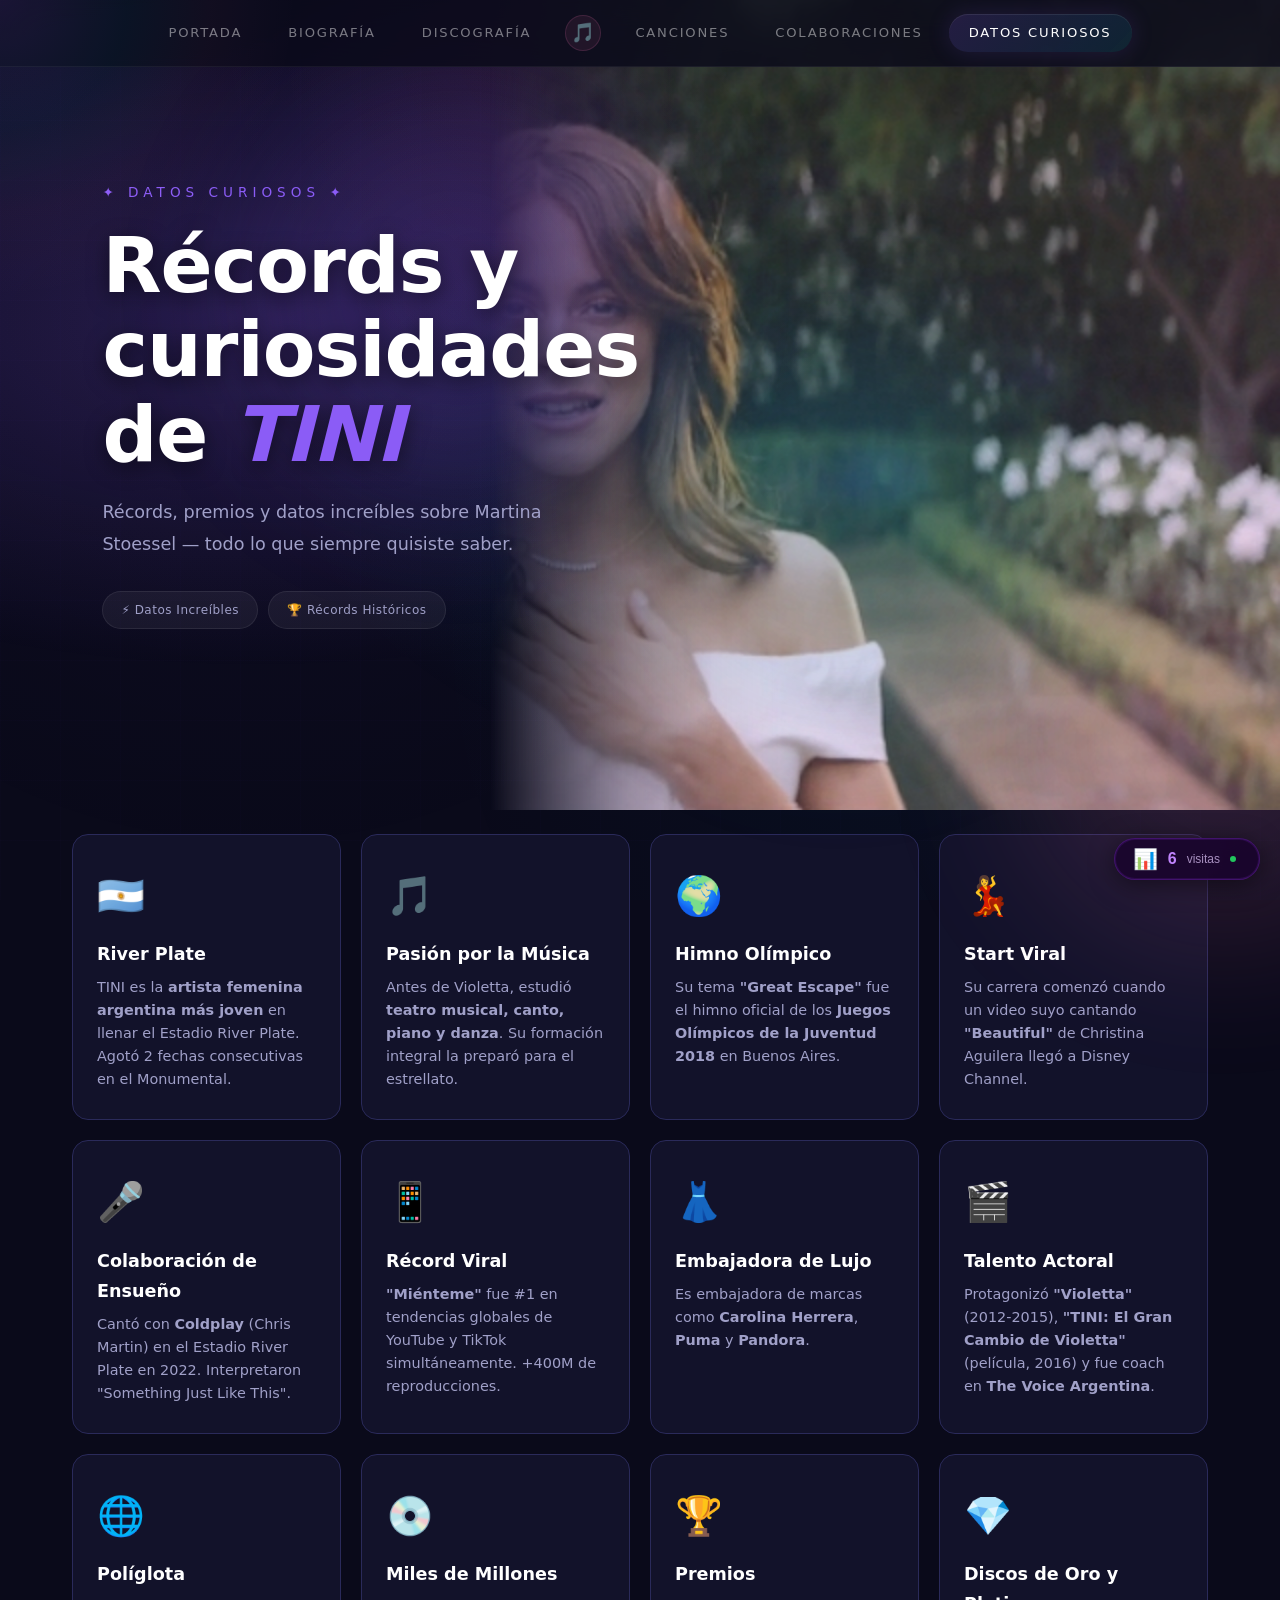
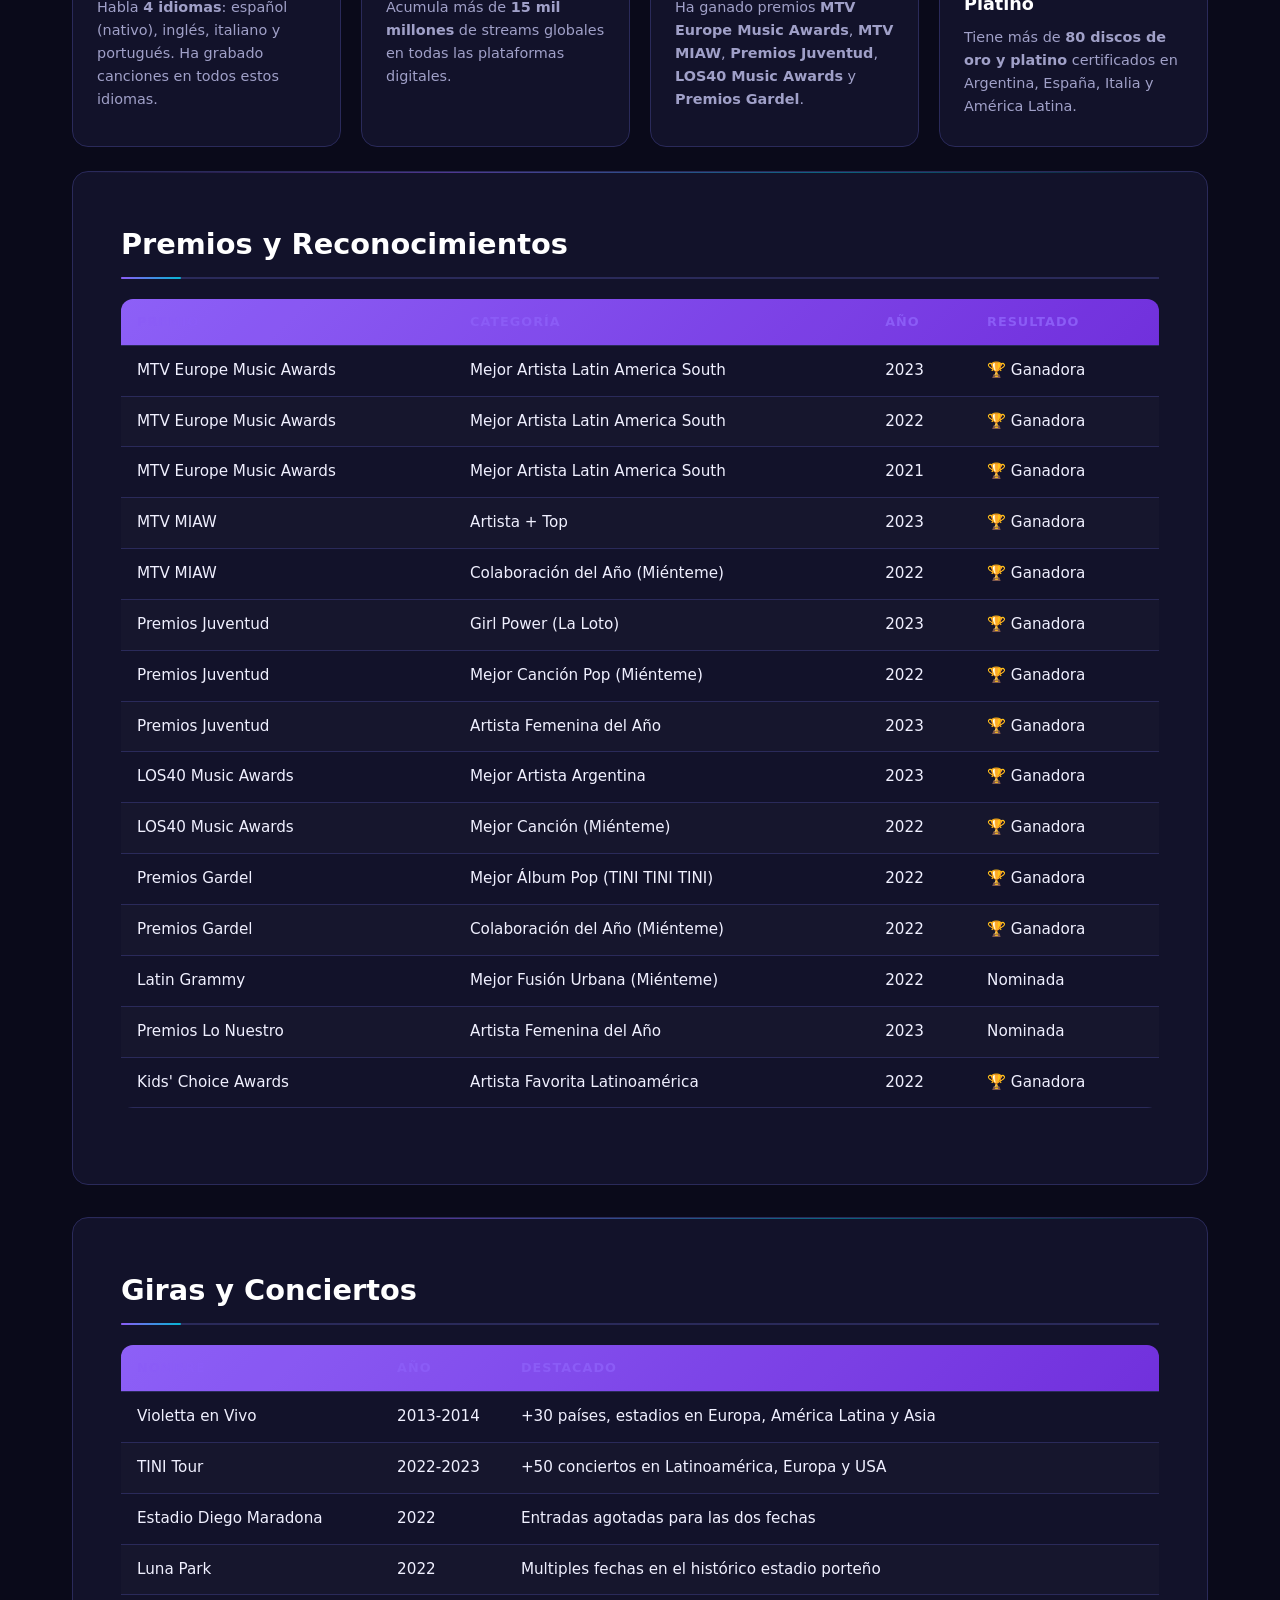
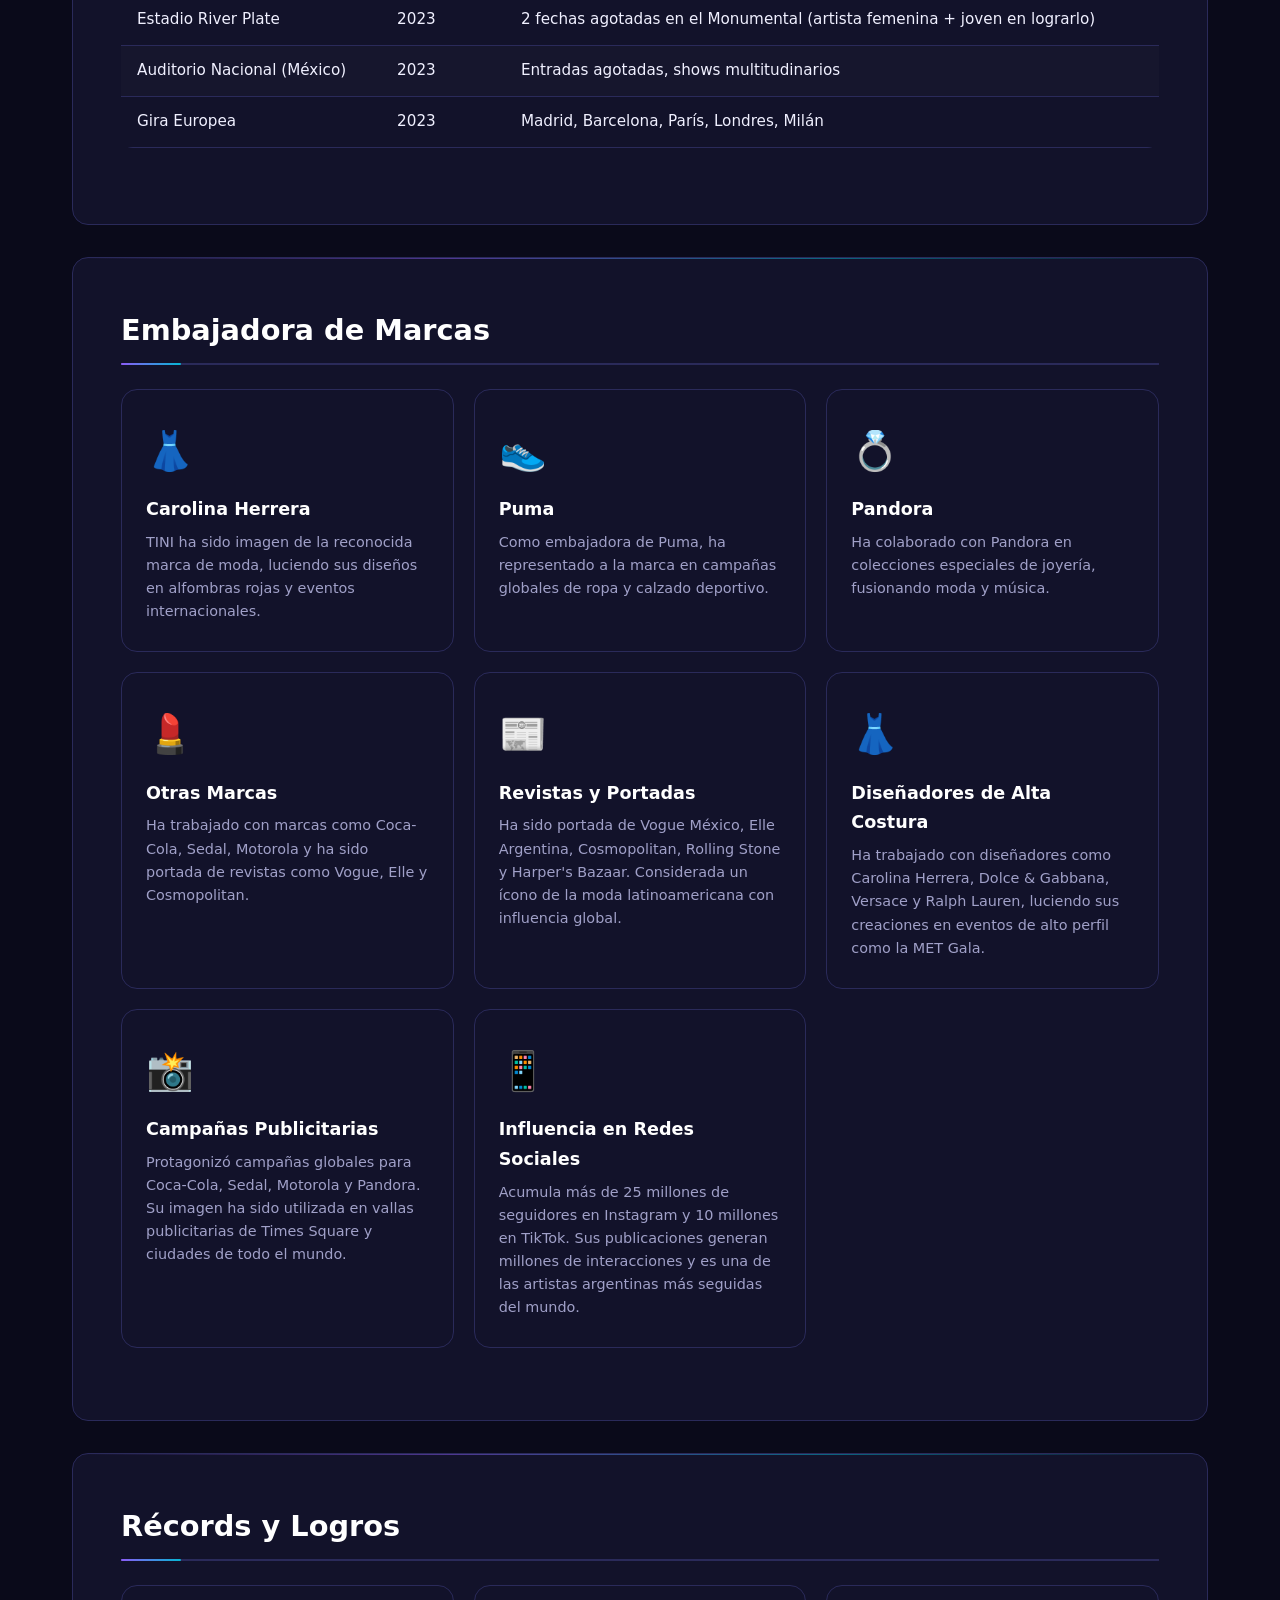
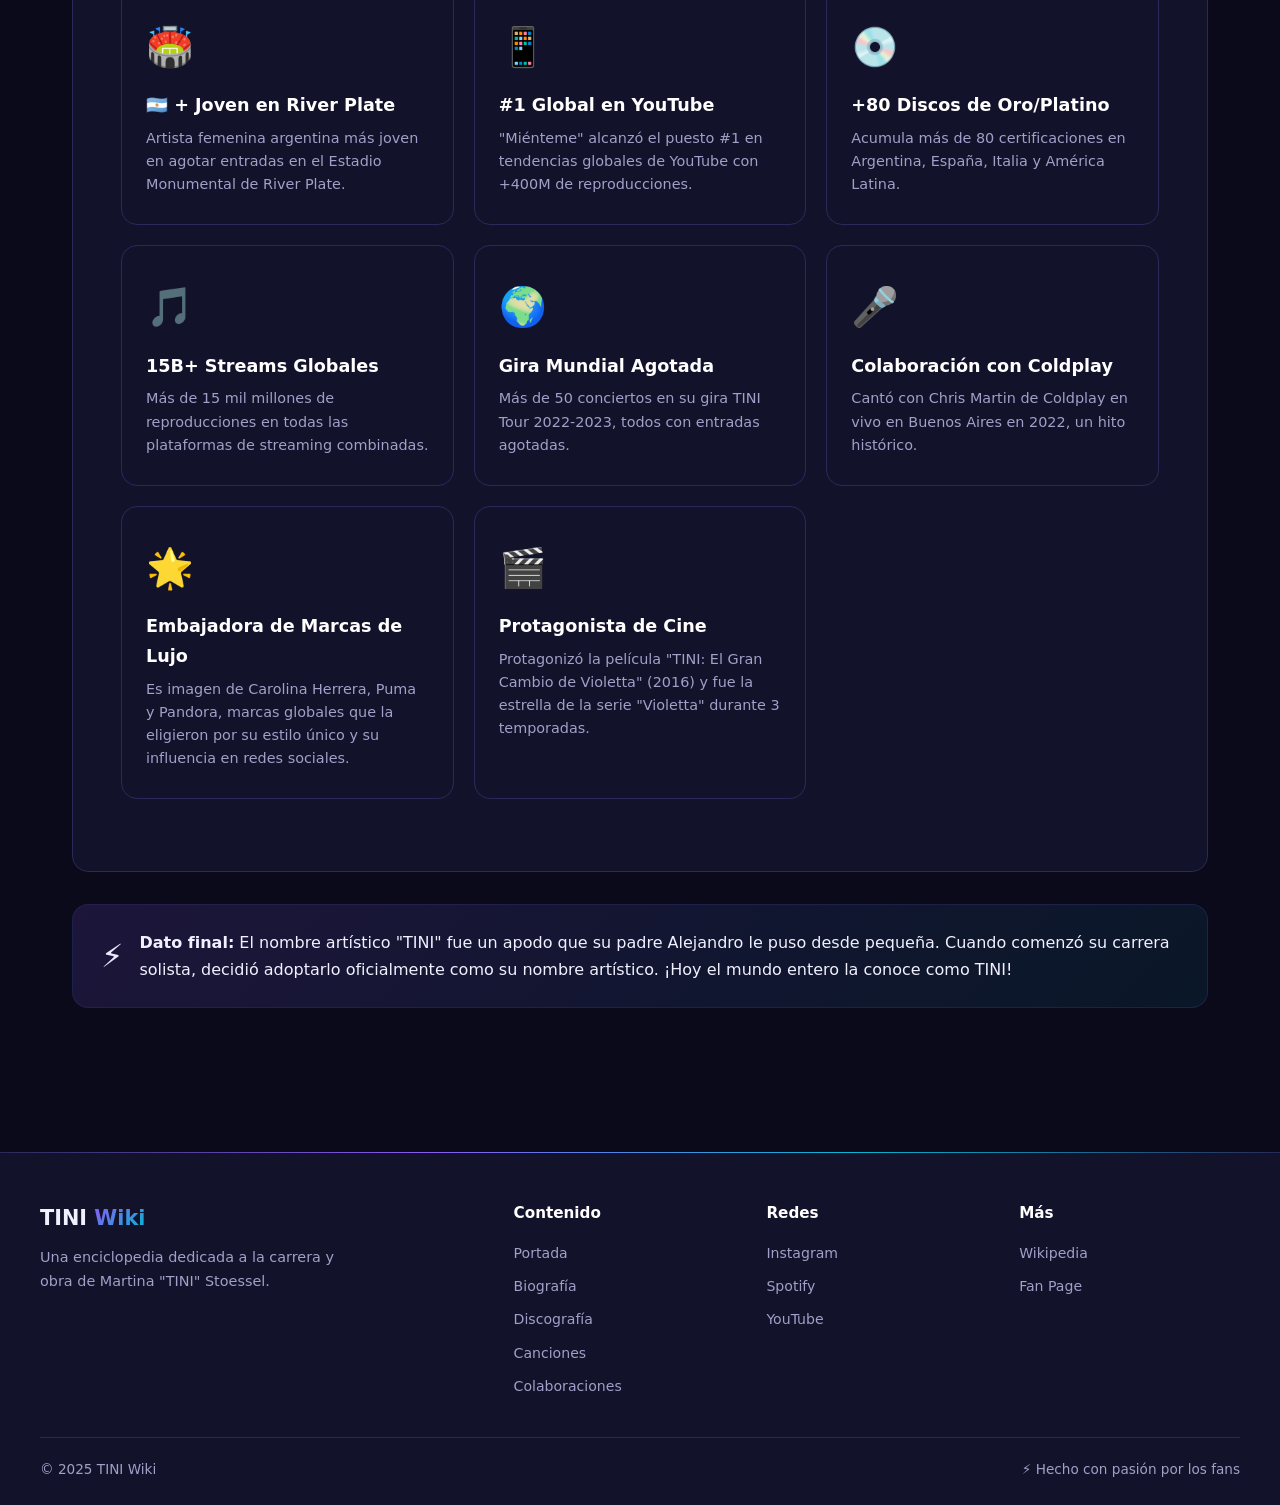
<file: datos.html>
<!doctype html>
<html lang="es">
    <head>
        <meta charset="UTF-8" />
        <meta name="viewport" content="width=device-width, initial-scale=1.0" />
        <title>Datos Curiosos de TINI — TINI Wiki</title>
        <link rel="stylesheet" href="estilo.css" />
    </head>
    <body>
        <div class="page-loader" id="pageLoader">
            <div class="loader-spinner"></div>
            <div class="loader-text">Cargando...</div>
        </div>
        <div id="mouseGlow"></div>
        <nav class="navbar" id="topBar">
            <a href="index.html">Portada</a>
            <a href="biografia.html">Biografía</a>
            <a href="discografia.html">Discografía</a>
            <span class="nav-icon">🎵</span>
            <a href="canciones.html">Canciones</a>
            <a href="colaboraciones.html">Colaboraciones</a>
            <a href="datos.html" class="active">Datos Curiosos</a>
        </nav>
        <div class="floating-notes" id="floatingNotes"></div>
        <section class="wiki-hero hero">
            <div class="hero-img-wrap">
                <img src="datos-hero.jpg" alt="TINI" />
            </div>
            <div class="hero-text-container">
                <span class="hero-badge">✦ Datos Curiosos ✦</span>
                <h1>Récords y curiosidades de <em>TINI</em></h1>
                <p>
                    Récords, premios y datos increíbles sobre Martina Stoessel —
                    todo lo que siempre quisiste saber.
                </p>
                <div class="hero-tags">
                    <span>⚡ Datos Increíbles</span>
                    <span>🏆 Récords Históricos</span>
                </div>
            </div>
        </section>

        <main style="max-width: 1200px; margin: 0 auto; padding: 0 32px 80px">
            <div class="card-grid">
                <div class="card fade-scale delay-1">
                    <div class="emoji">🇦🇷</div>
                    <h4>River Plate</h4>
                    <p>
                        TINI es la
                        <strong>artista femenina argentina más joven</strong> en
                        llenar el Estadio River Plate. Agotó 2 fechas
                        consecutivas en el Monumental.
                    </p>
                </div>
                <div class="card fade-scale delay-2">
                    <div class="emoji">🎵</div>
                    <h4>Pasión por la Música</h4>
                    <p>
                        Antes de Violetta, estudió
                        <strong>teatro musical, canto, piano y danza</strong>.
                        Su formación integral la preparó para el estrellato.
                    </p>
                </div>
                <div class="card fade-scale delay-3">
                    <div class="emoji">🌍</div>
                    <h4>Himno Olímpico</h4>
                    <p>
                        Su tema <strong>"Great Escape"</strong> fue el himno
                        oficial de los
                        <strong>Juegos Olímpicos de la Juventud 2018</strong> en
                        Buenos Aires.
                    </p>
                </div>
                <div class="card fade-scale delay-4">
                    <div class="emoji">💃</div>
                    <h4>Start Viral</h4>
                    <p>
                        Su carrera comenzó cuando un video suyo cantando
                        <strong>"Beautiful"</strong> de Christina Aguilera llegó
                        a Disney Channel.
                    </p>
                </div>
                <div class="card fade-scale delay-5">
                    <div class="emoji">🎤</div>
                    <h4>Colaboración de Ensueño</h4>
                    <p>
                        Cantó con <strong>Coldplay</strong> (Chris Martin) en el
                        Estadio River Plate en 2022. Interpretaron "Something
                        Just Like This".
                    </p>
                </div>
                <div class="card fade-scale delay-6">
                    <div class="emoji">📱</div>
                    <h4>Récord Viral</h4>
                    <p>
                        <strong>"Miénteme"</strong> fue #1 en tendencias
                        globales de YouTube y TikTok simultáneamente. +400M de
                        reproducciones.
                    </p>
                </div>
                <div class="card fade-scale delay-1">
                    <div class="emoji">👗</div>
                    <h4>Embajadora de Lujo</h4>
                    <p>
                        Es embajadora de marcas como
                        <strong>Carolina Herrera</strong>,
                        <strong>Puma</strong> y <strong>Pandora</strong>.
                    </p>
                </div>
                <div class="card fade-scale delay-2">
                    <div class="emoji">🎬</div>
                    <h4>Talento Actoral</h4>
                    <p>
                        Protagonizó <strong>"Violetta"</strong> (2012-2015),
                        <strong>"TINI: El Gran Cambio de Violetta"</strong>
                        (película, 2016) y fue coach en
                        <strong>The Voice Argentina</strong>.
                    </p>
                </div>
                <div class="card fade-scale delay-3">
                    <div class="emoji">🌐</div>
                    <h4>Políglota</h4>
                    <p>
                        Habla <strong>4 idiomas</strong>: español (nativo),
                        inglés, italiano y portugués. Ha grabado canciones en
                        todos estos idiomas.
                    </p>
                </div>
                <div class="card fade-scale delay-4">
                    <div class="emoji">💿</div>
                    <h4>Miles de Millones</h4>
                    <p>
                        Acumula más de <strong>15 mil millones</strong> de
                        streams globales en todas las plataformas digitales.
                    </p>
                </div>
                <div class="card fade-scale delay-5">
                    <div class="emoji">🏆</div>
                    <h4>Premios</h4>
                    <p>
                        Ha ganado premios
                        <strong>MTV Europe Music Awards</strong>,
                        <strong>MTV MIAW</strong>,
                        <strong>Premios Juventud</strong>,
                        <strong>LOS40 Music Awards</strong> y
                        <strong>Premios Gardel</strong>.
                    </p>
                </div>
                <div class="card fade-scale delay-6">
                    <div class="emoji">💎</div>
                    <h4>Discos de Oro y Platino</h4>
                    <p>
                        Tiene más de
                        <strong>80 discos de oro y platino</strong> certificados
                        en Argentina, España, Italia y América Latina.
                    </p>
                </div>
            </div>

            <!-- PREMIOS -->
            <div class="wiki-content fade-in">
                <h2>Premios y Reconocimientos</h2>
                <table class="wiki-table">
                    <thead>
                        <tr>
                            <th>Premio</th>
                            <th>Categoría</th>
                            <th>Año</th>
                            <th>Resultado</th>
                        </tr>
                    </thead>
                    <tbody>
                        <tr>
                            <td>MTV Europe Music Awards</td>
                            <td>Mejor Artista Latin America South</td>
                            <td>2023</td>
                            <td>🏆 Ganadora</td>
                        </tr>
                        <tr>
                            <td>MTV Europe Music Awards</td>
                            <td>Mejor Artista Latin America South</td>
                            <td>2022</td>
                            <td>🏆 Ganadora</td>
                        </tr>
                        <tr>
                            <td>MTV Europe Music Awards</td>
                            <td>Mejor Artista Latin America South</td>
                            <td>2021</td>
                            <td>🏆 Ganadora</td>
                        </tr>
                        <tr>
                            <td>MTV MIAW</td>
                            <td>Artista + Top</td>
                            <td>2023</td>
                            <td>🏆 Ganadora</td>
                        </tr>
                        <tr>
                            <td>MTV MIAW</td>
                            <td>Colaboración del Año (Miénteme)</td>
                            <td>2022</td>
                            <td>🏆 Ganadora</td>
                        </tr>
                        <tr>
                            <td>Premios Juventud</td>
                            <td>Girl Power (La Loto)</td>
                            <td>2023</td>
                            <td>🏆 Ganadora</td>
                        </tr>
                        <tr>
                            <td>Premios Juventud</td>
                            <td>Mejor Canción Pop (Miénteme)</td>
                            <td>2022</td>
                            <td>🏆 Ganadora</td>
                        </tr>
                        <tr>
                            <td>Premios Juventud</td>
                            <td>Artista Femenina del Año</td>
                            <td>2023</td>
                            <td>🏆 Ganadora</td>
                        </tr>
                        <tr>
                            <td>LOS40 Music Awards</td>
                            <td>Mejor Artista Argentina</td>
                            <td>2023</td>
                            <td>🏆 Ganadora</td>
                        </tr>
                        <tr>
                            <td>LOS40 Music Awards</td>
                            <td>Mejor Canción (Miénteme)</td>
                            <td>2022</td>
                            <td>🏆 Ganadora</td>
                        </tr>
                        <tr>
                            <td>Premios Gardel</td>
                            <td>Mejor Álbum Pop (TINI TINI TINI)</td>
                            <td>2022</td>
                            <td>🏆 Ganadora</td>
                        </tr>
                        <tr>
                            <td>Premios Gardel</td>
                            <td>Colaboración del Año (Miénteme)</td>
                            <td>2022</td>
                            <td>🏆 Ganadora</td>
                        </tr>
                        <tr>
                            <td>Latin Grammy</td>
                            <td>Mejor Fusión Urbana (Miénteme)</td>
                            <td>2022</td>
                            <td>Nominada</td>
                        </tr>
                        <tr>
                            <td>Premios Lo Nuestro</td>
                            <td>Artista Femenina del Año</td>
                            <td>2023</td>
                            <td>Nominada</td>
                        </tr>
                        <tr>
                            <td>Kids' Choice Awards</td>
                            <td>Artista Favorita Latinoamérica</td>
                            <td>2022</td>
                            <td>🏆 Ganadora</td>
                        </tr>
                    </tbody>
                </table>
            </div>

            <!-- GIRAS -->
            <div class="wiki-content fade-in">
                <h2>Giras y Conciertos</h2>
                <table class="wiki-table">
                    <thead>
                        <tr>
                            <th>Nombre</th>
                            <th>Año</th>
                            <th>Destacado</th>
                        </tr>
                    </thead>
                    <tbody>
                        <tr>
                            <td>Violetta en Vivo</td>
                            <td>2013-2014</td>
                            <td>
                                +30 países, estadios en Europa, América Latina y
                                Asia
                            </td>
                        </tr>
                        <tr>
                            <td>TINI Tour</td>
                            <td>2022-2023</td>
                            <td>
                                +50 conciertos en Latinoamérica, Europa y USA
                            </td>
                        </tr>
                        <tr>
                            <td>Estadio Diego Maradona</td>
                            <td>2022</td>
                            <td>Entradas agotadas para las dos fechas</td>
                        </tr>
                        <tr>
                            <td>Luna Park</td>
                            <td>2022</td>
                            <td>
                                Multiples fechas en el histórico estadio porteño
                            </td>
                        </tr>
                        <tr>
                            <td>Estadio River Plate</td>
                            <td>2023</td>
                            <td>
                                2 fechas agotadas en el Monumental (artista
                                femenina + joven en lograrlo)
                            </td>
                        </tr>
                        <tr>
                            <td>Auditorio Nacional (México)</td>
                            <td>2023</td>
                            <td>Entradas agotadas, shows multitudinarios</td>
                        </tr>
                        <tr>
                            <td>Gira Europea</td>
                            <td>2023</td>
                            <td>Madrid, Barcelona, París, Londres, Milán</td>
                        </tr>
                    </tbody>
                </table>
            </div>

            <!-- MARCAS -->
            <div class="wiki-content fade-in">
                <h2>Embajadora de Marcas</h2>
                <div class="card-grid">
                    <div class="card">
                        <div class="emoji">👗</div>
                        <h4>Carolina Herrera</h4>
                        <p>
                            TINI ha sido imagen de la reconocida marca de moda,
                            luciendo sus diseños en alfombras rojas y eventos
                            internacionales.
                        </p>
                    </div>
                    <div class="card">
                        <div class="emoji">👟</div>
                        <h4>Puma</h4>
                        <p>
                            Como embajadora de Puma, ha representado a la marca
                            en campañas globales de ropa y calzado deportivo.
                        </p>
                    </div>
                    <div class="card">
                        <div class="emoji">💍</div>
                        <h4>Pandora</h4>
                        <p>
                            Ha colaborado con Pandora en colecciones especiales
                            de joyería, fusionando moda y música.
                        </p>
                    </div>
                    <div class="card">
                        <div class="emoji">💄</div>
                        <h4>Otras Marcas</h4>
                        <p>
                            Ha trabajado con marcas como Coca-Cola, Sedal,
                            Motorola y ha sido portada de revistas como Vogue,
                            Elle y Cosmopolitan.
                        </p>
                    </div>
                    <div class="card">
                        <div class="emoji">📰</div>
                        <h4>Revistas y Portadas</h4>
                        <p>
                            Ha sido portada de Vogue México, Elle Argentina,
                            Cosmopolitan, Rolling Stone y Harper's Bazaar.
                            Considerada un ícono de la moda latinoamericana con
                            influencia global.
                        </p>
                    </div>
                    <div class="card">
                        <div class="emoji">👗</div>
                        <h4>Diseñadores de Alta Costura</h4>
                        <p>
                            Ha trabajado con diseñadores como Carolina Herrera,
                            Dolce &amp; Gabbana, Versace y Ralph Lauren,
                            luciendo sus creaciones en eventos de alto perfil
                            como la MET Gala.
                        </p>
                    </div>
                    <div class="card">
                        <div class="emoji">📸</div>
                        <h4>Campañas Publicitarias</h4>
                        <p>
                            Protagonizó campañas globales para Coca-Cola, Sedal,
                            Motorola y Pandora. Su imagen ha sido utilizada en
                            vallas publicitarias de Times Square y ciudades de
                            todo el mundo.
                        </p>
                    </div>
                    <div class="card">
                        <div class="emoji">📱</div>
                        <h4>Influencia en Redes Sociales</h4>
                        <p>
                            Acumula más de 25 millones de seguidores en
                            Instagram y 10 millones en TikTok. Sus publicaciones
                            generan millones de interacciones y es una de las
                            artistas argentinas más seguidas del mundo.
                        </p>
                    </div>
                </div>
            </div>

            <!-- Récords -->
            <div class="wiki-content fade-in">
                <h2>Récords y Logros</h2>
                <div class="card-grid">
                    <div class="card">
                        <div class="emoji">🏟️</div>
                        <h4>🇦🇷 + Joven en River Plate</h4>
                        <p>
                            Artista femenina argentina más joven en agotar
                            entradas en el Estadio Monumental de River Plate.
                        </p>
                    </div>
                    <div class="card">
                        <div class="emoji">📱</div>
                        <h4>#1 Global en YouTube</h4>
                        <p>
                            "Miénteme" alcanzó el puesto #1 en tendencias
                            globales de YouTube con +400M de reproducciones.
                        </p>
                    </div>
                    <div class="card">
                        <div class="emoji">💿</div>
                        <h4>+80 Discos de Oro/Platino</h4>
                        <p>
                            Acumula más de 80 certificaciones en Argentina,
                            España, Italia y América Latina.
                        </p>
                    </div>
                    <div class="card">
                        <div class="emoji">🎵</div>
                        <h4>15B+ Streams Globales</h4>
                        <p>
                            Más de 15 mil millones de reproducciones en todas
                            las plataformas de streaming combinadas.
                        </p>
                    </div>
                    <div class="card">
                        <div class="emoji">🌍</div>
                        <h4>Gira Mundial Agotada</h4>
                        <p>
                            Más de 50 conciertos en su gira TINI Tour 2022-2023,
                            todos con entradas agotadas.
                        </p>
                    </div>
                    <div class="card">
                        <div class="emoji">🎤</div>
                        <h4>Colaboración con Coldplay</h4>
                        <p>
                            Cantó con Chris Martin de Coldplay en vivo en Buenos
                            Aires en 2022, un hito histórico.
                        </p>
                    </div>
                    <div class="card">
                        <div class="emoji">🌟</div>
                        <h4>Embajadora de Marcas de Lujo</h4>
                        <p>
                            Es imagen de Carolina Herrera, Puma y Pandora,
                            marcas globales que la eligieron por su estilo
                            &uacute;nico y su influencia en redes sociales.
                        </p>
                    </div>
                    <div class="card">
                        <div class="emoji">🎬</div>
                        <h4>Protagonista de Cine</h4>
                        <p>
                            Protagoniz&oacute; la pel&iacute;cula "TINI: El Gran
                            Cambio de Violetta" (2016) y fue la estrella de la
                            serie "Violetta" durante 3 temporadas.
                        </p>
                    </div>
                </div>
            </div>

            <div class="info-box fade-in">
                <span class="icon">⚡</span>
                <p>
                    <strong>Dato final:</strong> El nombre artístico "TINI" fue
                    un apodo que su padre Alejandro le puso desde pequeña.
                    Cuando comenzó su carrera solista, decidió adoptarlo
                    oficialmente como su nombre artístico. ¡Hoy el mundo entero
                    la conoce como TINI!
                </p>
            </div>
        </main>

        <footer class="wiki-footer">
            <div class="footer-inner">
                <div class="footer-brand">
                    <h3>TINI <span>Wiki</span></h3>
                    <p>
                        Una enciclopedia dedicada a la carrera y obra de Martina
                        "TINI" Stoessel.
                    </p>
                </div>
                <div class="footer-col">
                    <h4>Contenido</h4>
                    <ul>
                        <li><a href="index.html">Portada</a></li>
                        <li><a href="biografia.html">Biografía</a></li>
                        <li><a href="discografia.html">Discografía</a></li>
                        <li><a href="canciones.html">Canciones</a></li>
                        <li>
                            <a href="colaboraciones.html">Colaboraciones</a>
                        </li>
                    </ul>
                </div>
                <div class="footer-col">
                    <h4>Redes</h4>
                    <ul>
                        <li>
                            <a
                                href="https://www.instagram.com/tinistoessel/"
                                target="_blank"
                                >Instagram</a
                            >
                        </li>
                        <li>
                            <a
                                href="https://open.spotify.com/intl-es/artist/7vXDAI8JwjW531ouMGbfcp"
                                target="_blank"
                                >Spotify</a
                            >
                        </li>
                        <li>
                            <a
                                href="https://www.youtube.com/@TiniStoessel"
                                target="_blank"
                                >YouTube</a
                            >
                        </li>
                    </ul>
                </div>
                <div class="footer-col">
                    <h4>Más</h4>
                    <ul>
                        <li>
                            <a
                                href="https://es.wikipedia.org/wiki/Tini_Stoessel"
                                target="_blank"
                                >Wikipedia</a
                            >
                        </li>
                        <li>
                            <a
                                href="../Proyecto%20Tini/index.html"
                                target="_blank"
                                >Fan Page</a
                            >
                        </li>
                    </ul>
                </div>
            </div>
            <div class="footer-bottom">
                <p>© 2025 TINI Wiki</p>
                <p>⚡ Hecho con pasión por los fans</p>
            </div>
        </footer>
        <button id="backTop">↑</button>

        <script>
            window.addEventListener("load", () =>
                document.getElementById("pageLoader").classList.add("hidden"),
            );
            setTimeout(
                () =>
                    document
                        .getElementById("pageLoader")
                        .classList.add("hidden"),
                1500,
            );
            document.addEventListener("mousemove", (e) => {
                const g = document.getElementById("mouseGlow");
                g.style.left = e.clientX + "px";
                g.style.top = e.clientY + "px";
            });
            const topBar = document.getElementById("topBar");
            const backBtn = document.getElementById("backTop");
            document
                .querySelectorAll(
                    ".fade-in, .fade-left, .fade-right, .fade-scale",
                )
                .forEach((el) => {
                    new IntersectionObserver(
                        (entries) => {
                            entries.forEach((e) => {
                                if (e.isIntersecting)
                                    e.target.classList.add("visible");
                            });
                        },
                        { threshold: 0.1 },
                    ).observe(el);
                });
            window.addEventListener("scroll", () => {
                topBar.classList.toggle("scrolled", window.scrollY > 50);
                backBtn.classList.toggle("show", window.scrollY > 400);
            });
            backBtn.addEventListener("click", () =>
                window.scrollTo({ top: 0, behavior: "smooth" }),
            );
            const notes = document.getElementById("floatingNotes");
            const syms = ["♪", "♫", "♬", "♩", "♪", "♫", "♬", "♩"];
            const noteClasses = [
                "note-1",
                "note-2",
                "note-3",
                "note-4",
                "note-5",
            ];
            for (let i = 0; i < 35; i++) {
                const s = document.createElement("span");
                s.className = "note " + noteClasses[i % noteClasses.length];
                s.textContent = syms[i % syms.length];
                s.style.left = Math.random() * 100 + "%";
                s.style.animationDuration = 18 + Math.random() * 35 + "s";
                s.style.animationDelay = Math.random() * 25 + "s";
                s.style.fontSize = 1.4 + Math.random() * 2.2 + "rem";
                notes.appendChild(s);
            }

            const orbColors = ["purple", "cyan", "pink"];
            for (let i = 0; i < 3; i++) {
                const orb = document.createElement("div");
                orb.className = "scroll-orb " + orbColors[i];
                orb.style.left = 20 + i * 30 + "%";
                orb.style.top = 10 + i * 25 + "%";
                document.body.appendChild(orb);
                window.addEventListener("scroll", () => {
                    orb.style.transform = `translateY(${window.scrollY * (0.05 + i * 0.03)}px)`;
                });
            }
            document.querySelectorAll(".card").forEach((card) => {
                card.addEventListener("mousemove", (e) => {
                    const rect = card.getBoundingClientRect();
                    card.style.setProperty(
                        "--mx",
                        ((e.clientX - rect.left) / rect.width) * 100 + "%",
                    );
                    card.style.setProperty(
                        "--my",
                        ((e.clientY - rect.top) / rect.height) * 100 + "%",
                    );
                });
            });
        </script>
        <script src="analytics.js"></script>
    </body>
</html>
</file>
<file: estilo.css>
/* ============================================================
   TINI WIKI — Estilo Principal (Mejorado)
   ============================================================ */

*,
*::before,
*::after {
    margin: 0;
    padding: 0;
    box-sizing: border-box;
}

:root {
    --bg: #0a0a1a;
    --bg-card: #12122a;
    --bg-nav: rgba(10, 10, 26, 0.92);
    --text: #f0f0ff;
    --text-dim: #a0a0c8;
    --accent: #8b5cf6;
    --accent2: #06b6d4;
    --accent3: #f472b6;
    --accent4: #fbbf24;
    --gold: #fbbf24;
    --border: #2a2a5a;
    --radius: 16px;
    --shadow: 0 8px 32px rgba(0, 0, 0, 0.6);
    --font: "Segoe UI", system-ui, -apple-system, sans-serif;
    --glow-purple: rgba(139, 92, 246, 0.3);
    --glow-cyan: rgba(6, 182, 212, 0.3);
}

html {
    scroll-behavior: smooth;
}

body {
    font-family: var(--font);
    background: var(--bg);
    color: var(--text);
    line-height: 1.7;
    overflow-x: hidden;
}

/* ===== PATRÓN DE FONDO SUTIL ===== */
body::before {
    content: "";
    position: fixed;
    inset: 0;
    background:
        radial-gradient(
            circle at 20% 30%,
            rgba(139, 92, 246, 0.04) 0%,
            transparent 50%
        ),
        radial-gradient(
            circle at 80% 70%,
            rgba(6, 182, 212, 0.04) 0%,
            transparent 50%
        ),
        radial-gradient(
            circle at 50% 0%,
            rgba(244, 114, 182, 0.03) 0%,
            transparent 40%
        );
    pointer-events: none;
    z-index: -2;
}

/* ===== CUADRÍCULA SUTIL ===== */
body::after {
    content: "";
    position: fixed;
    inset: 0;
    background-image:
        linear-gradient(rgba(139, 92, 246, 0.015) 1px, transparent 1px),
        linear-gradient(90deg, rgba(139, 92, 246, 0.015) 1px, transparent 1px);
    background-size: 60px 60px;
    pointer-events: none;
    z-index: -1;
}

/* scroll */
::-webkit-scrollbar {
    width: 8px;
}
::-webkit-scrollbar-track {
    background: var(--bg);
}
::-webkit-scrollbar-thumb {
    background: linear-gradient(180deg, var(--accent), var(--accent2));
    border-radius: 4px;
    border: 2px solid var(--bg);
}
::-webkit-scrollbar-thumb:hover {
    background: linear-gradient(180deg, var(--accent3), var(--accent));
}

::selection {
    background: var(--accent);
    color: #fff;
    text-shadow: none;
}

a {
    color: var(--accent2);
    text-decoration: none;
    transition: all 0.3s;
}
a:hover {
    color: var(--accent);
    text-shadow: 0 0 20px var(--glow-purple);
}

img {
    max-width: 100%;
    height: auto;
    display: block;
}

/* ===== NAVBAR (Estilo Premium) ===== */
.navbar {
    position: fixed;
    top: 0;
    left: 0;
    right: 0;
    z-index: 1000;
    display: flex;
    justify-content: center;
    align-items: center;
    gap: 6px;
    padding: 14px 24px;
    background: rgba(10, 10, 26, 0.82);
    backdrop-filter: blur(24px);
    -webkit-backdrop-filter: blur(24px);
    border-bottom: 1px solid rgba(255, 255, 255, 0.05);
    transition: all 0.4s ease;
}
.navbar.scrolled {
    background: rgba(10, 10, 26, 0.92);
    border-bottom-color: rgba(139, 92, 246, 0.15);
    box-shadow: 0 4px 30px rgba(0, 0, 0, 0.3);
}

.navbar a {
    color: rgba(255, 255, 255, 0.45);
    text-decoration: none;
    font-size: 0.82rem;
    text-transform: uppercase;
    letter-spacing: 1.8px;
    font-weight: 500;
    padding: 8px 20px;
    border-radius: 100px;
    transition: all 0.35s cubic-bezier(0.175, 0.885, 0.32, 1.275);
    position: relative;
}

.navbar a:hover {
    color: #fff;
    background: rgba(139, 92, 246, 0.08);
    transform: translateY(-1px);
}

.navbar a.active {
    color: #fff;
    background: linear-gradient(
        135deg,
        rgba(139, 92, 246, 0.18) 0%,
        rgba(6, 182, 212, 0.12) 100%
    );
    box-shadow:
        0 0 24px rgba(139, 92, 246, 0.15),
        inset 0 1px 0 rgba(255, 255, 255, 0.08);
}

.navbar .nav-icon {
    display: flex;
    align-items: center;
    justify-content: center;
    width: 36px;
    height: 36px;
    margin: 0 8px;
    font-size: 1.2rem;
    border-radius: 50%;
    background: rgba(244, 114, 182, 0.08);
    border: 1px solid rgba(244, 114, 182, 0.15);
    color: var(--accent3);
    animation: iconFloat 4s ease-in-out infinite;
    cursor: default;
    transition: all 0.3s ease;
}

@keyframes iconFloat {
    0%,
    100% {
        transform: translateY(0) scale(1);
        box-shadow: 0 0 8px rgba(244, 114, 182, 0.2);
    }
    50% {
        transform: translateY(-3px) scale(1.05);
        box-shadow: 0 0 20px rgba(244, 114, 182, 0.4);
    }
}

/* mobile navbar */
@media (max-width: 768px) {
    .navbar {
        gap: 4px;
        padding: 10px 8px;
        flex-wrap: wrap;
        justify-content: center;
    }
    .navbar a {
        font-size: 0.65rem;
        letter-spacing: 1px;
        padding: 6px 12px;
    }
    .navbar .nav-icon {
        width: 28px;
        height: 28px;
        font-size: 0.9rem;
        margin: 0 4px;
    }
}

/* ===== HERO ===== */
.wiki-hero {
    min-height: 70vh;
    display: flex;
    align-items: center;
    justify-content: center;
    text-align: center;
    padding: 120px 32px 80px;
    position: relative;
    overflow: hidden;
}
.wiki-hero::before {
    content: "";
    position: absolute;
    inset: 0;
    background:
        radial-gradient(
            ellipse at 20% 40%,
            rgba(139, 92, 246, 0.2) 0%,
            transparent 50%
        ),
        radial-gradient(
            ellipse at 80% 60%,
            rgba(6, 182, 212, 0.15) 0%,
            transparent 50%
        ),
        radial-gradient(
            ellipse at 50% 0%,
            rgba(244, 114, 182, 0.1) 0%,
            transparent 40%
        );
    pointer-events: none;
}

/* Wave animado en hero */
.hero-wave {
    position: absolute;
    bottom: 0;
    left: 0;
    right: 0;
    height: 80px;
    pointer-events: none;
    z-index: 0;
    opacity: 0.3;
}
.hero-wave svg {
    width: 100%;
    height: 100%;
}

.hero-content {
    position: relative;
    z-index: 1;
    max-width: 800px;
}
.hero-content h1 {
    font-size: clamp(3rem, 8vw, 5.5rem);
    font-weight: 900;
    background: linear-gradient(
        135deg,
        #fff 20%,
        var(--accent),
        var(--accent2),
        var(--accent3)
    );
    -webkit-background-clip: text;
    -webkit-text-fill-color: transparent;
    background-size: 300% 300%;
    animation: heroGradient 4s ease-in-out infinite;
    line-height: 1.1;
    margin-bottom: 16px;
    filter: drop-shadow(0 0 30px rgba(139, 92, 246, 0.3));
}
@keyframes heroGradient {
    0%,
    100% {
        background-position: 0% 50%;
    }
    33% {
        background-position: 100% 0%;
    }
    66% {
        background-position: 50% 100%;
    }
}
.hero-content .sub {
    font-size: 1.4rem;
    color: var(--text-dim);
    margin-bottom: 12px;
    text-shadow: 0 0 30px rgba(139, 92, 246, 0.2);
}
.hero-content .tag {
    display: inline-flex;
    gap: 24px;
    color: var(--text-dim);
    font-size: 0.95rem;
    flex-wrap: wrap;
    justify-content: center;
}
.hero-content .tag span {
    display: flex;
    align-items: center;
    gap: 6px;
    padding: 6px 16px;
    background: rgba(139, 92, 246, 0.06);
    border: 1px solid rgba(139, 92, 246, 0.1);
    border-radius: 20px;
    transition: all 0.3s;
}
.hero-content .tag span:hover {
    background: rgba(139, 92, 246, 0.12);
    border-color: var(--accent);
    transform: scale(1.05);
}

/* ===== HERO SPLIT LAYOUT (portada) ===== */
.hero {
    display: flex;
    justify-content: flex-start;
    align-items: center;
    max-width: 100%;
    margin: 0 auto;
    padding: 80px 8%;
    position: relative;
    min-height: 90vh;
    overflow: hidden;
}
.hero-img-wrap {
    position: absolute;
    top: 0;
    right: 0;
    width: 65%;
    height: 100%;
    z-index: 0;
    -webkit-mask-image: linear-gradient(
        to left,
        rgba(0, 0, 0, 1) 60%,
        rgba(0, 0, 0, 0.95) 68%,
        rgba(0, 0, 0, 0.7) 78%,
        rgba(0, 0, 0, 0.3) 88%,
        rgba(0, 0, 0, 0) 95%
    );
    mask-image: linear-gradient(
        to left,
        rgba(0, 0, 0, 1) 60%,
        rgba(0, 0, 0, 0.95) 68%,
        rgba(0, 0, 0, 0.7) 78%,
        rgba(0, 0, 0, 0.3) 88%,
        rgba(0, 0, 0, 0) 95%
    );
    pointer-events: none;
}
.hero-img-wrap img {
    width: 100%;
    height: 100%;
    object-fit: cover;
    object-position: right center;
    opacity: 0.9;
    animation: heroSeaWave 10s ease-in-out infinite alternate;
    transform-origin: center center;
}
@keyframes heroSeaWave {
    0% {
        transform: scale(1.02) translateX(0) translateY(0);
    }
    25% {
        transform: scale(1.05) translateX(-4px) translateY(-6px);
    }
    50% {
        transform: scale(1.03) translateX(-8px) translateY(-2px);
    }
    75% {
        transform: scale(1.06) translateX(-2px) translateY(4px);
    }
    100% {
        transform: scale(1.02) translateX(0) translateY(0);
    }
}
.hero-text-container {
    position: relative;
    z-index: 2;
    width: 45%;
    max-width: 650px;
    display: flex;
    flex-direction: column;
    align-items: flex-start;
    text-align: left;
}
.hero-badge {
    display: inline-block;
    font-size: 0.85rem;
    text-transform: uppercase;
    letter-spacing: 5px;
    color: var(--accent);
    margin-bottom: 20px;
    font-weight: 500;
}
.hero-text-container h1 {
    font-size: clamp(3rem, 6vw, 5.5rem);
    color: #fff;
    font-weight: 700;
    line-height: 1.1;
    margin-bottom: 20px;
    text-shadow: 0 5px 20px rgba(0, 0, 0, 0.5);
    letter-spacing: -1px;
}
.hero-text-container h1 em {
    color: var(--accent);
    font-style: italic;
}
.hero-text-container p {
    font-size: 1.1rem;
    color: var(--text-dim);
    line-height: 1.8;
    margin-bottom: 30px;
    max-width: 500px;
}
.hero-tags {
    display: flex;
    flex-wrap: wrap;
    gap: 10px;
}
.hero-tags span {
    display: inline-block;
    padding: 8px 18px;
    border-radius: 50px;
    font-size: 0.75rem;
    font-weight: 500;
    letter-spacing: 0.5px;
    background: rgba(255, 255, 255, 0.05);
    border: 1px solid rgba(255, 255, 255, 0.08);
    color: var(--text-dim);
    transition: all 0.3s ease;
}
.hero-tags span:hover {
    background: rgba(167, 139, 250, 0.12);
    border-color: rgba(167, 139, 250, 0.2);
    color: #fff;
    transform: translateY(-2px);
}
.hero-btn {
    display: inline-flex;
    align-items: center;
    gap: 12px;
    padding: 16px 36px;
    background: transparent;
    border: 1px solid var(--accent);
    border-radius: 40px;
    color: var(--accent);
    text-decoration: none;
    font-size: 0.95rem;
    text-transform: uppercase;
    letter-spacing: 2px;
    transition: all 0.4s ease;
    cursor: pointer;
    backdrop-filter: blur(5px);
    margin-top: 10px;
}
.hero-btn:hover {
    background: rgba(167, 139, 250, 0.15);
    box-shadow:
        0 15px 40px rgba(167, 139, 250, 0.3),
        inset 0 0 20px rgba(167, 139, 250, 0.1);
    transform: translateY(-4px) scale(1.03);
    border-color: #a78bfa;
    color: #fff;
}
.hero-btn-arrow {
    transition: transform 0.3s ease;
    font-size: 1.2rem;
}
.hero-btn:hover .hero-btn-arrow {
    transform: translateX(6px);
}
@media (max-width: 768px) {
    .hero {
        flex-direction: column;
        text-align: center;
        padding: 120px 24px 60px;
        min-height: auto;
    }
    .hero-img-wrap {
        position: relative;
        width: 100%;
        height: 300px;
        -webkit-mask-image: none;
        mask-image: none;
        border-radius: 16px;
        overflow: hidden;
        margin-bottom: 30px;
    }
    .hero-img-wrap img {
        animation: heroSeaWave 8s ease-in-out infinite alternate;
    }
    .hero-text-container {
        width: 100%;
        align-items: center;
        text-align: center;
    }
    .hero-text-container h1 {
        font-size: clamp(2.5rem, 10vw, 4rem);
    }
    .hero-tags {
        justify-content: center;
    }
}

/* ===== SECTION ===== */
section {
    padding: 80px 32px;
    max-width: 1200px;
    margin: 0 auto;
    position: relative;
}
.section-header {
    text-align: center;
    margin-bottom: 48px;
}
.section-header h2 {
    font-size: 2.6rem;
    font-weight: 900;
    margin-bottom: 8px;
    background: linear-gradient(
        135deg,
        var(--accent4),
        var(--accent3),
        var(--accent),
        var(--accent2)
    );
    -webkit-background-clip: text;
    -webkit-text-fill-color: transparent;
    background-size: 300% 300%;
    animation: gradientShift 5s ease infinite;
    display: inline-block;
    filter: drop-shadow(0 0 30px rgba(139, 92, 246, 0.2));
    letter-spacing: -0.5px;
}
.section-header p {
    color: var(--text-dim);
    font-size: 1.05rem;
    max-width: 600px;
    margin: 0 auto;
}
.section-header .line {
    width: 80px;
    height: 4px;
    background: linear-gradient(
        90deg,
        var(--accent),
        var(--accent2),
        var(--accent3)
    );
    border-radius: 4px;
    margin: 14px auto 0;
    box-shadow: 0 0 20px var(--glow-purple);
}

/* ===== ARTICLE / WIKI CONTENT ===== */
.wiki-content {
    background: var(--bg-card);
    border: 1px solid var(--border);
    border-radius: var(--radius);
    padding: 48px;
    margin-bottom: 32px;
    position: relative;
    overflow: hidden;
    transition: all 0.5s cubic-bezier(0.175, 0.885, 0.32, 1.275);
    transform-style: preserve-3d;
    perspective: 1000px;
}
.wiki-content:hover {
    transform: perspective(1000px) rotateX(1deg) rotateY(-1deg);
    border-color: rgba(139, 92, 246, 0.2);
    box-shadow: 0 0 60px rgba(139, 92, 246, 0.08);
}
.wiki-content::before {
    content: "";
    position: absolute;
    top: 0;
    left: 0;
    right: 0;
    height: 1px;
    background: linear-gradient(
        90deg,
        transparent,
        var(--accent),
        var(--accent2),
        transparent
    );
    opacity: 0.5;
}

.wiki-content h2 {
    font-size: 1.8rem;
    font-weight: 700;
    margin: 32px 0 12px;
    padding-bottom: 8px;
    border-bottom: 2px solid var(--border);
    color: #fff;
    position: relative;
}
.wiki-content h2::after {
    content: "";
    position: absolute;
    bottom: -2px;
    left: 0;
    width: 60px;
    height: 2px;
    background: linear-gradient(90deg, var(--accent), var(--accent2));
    border-radius: 2px;
}
.wiki-content h2:first-child {
    margin-top: 0;
}
.wiki-content h3 {
    font-size: 1.3rem;
    font-weight: 600;
    margin: 24px 0 8px;
    color: var(--accent2);
    text-shadow: 0 0 20px rgba(6, 182, 212, 0.15);
}
.wiki-content p {
    margin-bottom: 16px;
    color: var(--text);
    font-size: 1.02rem;
}
.wiki-content ul,
.wiki-content ol {
    margin: 0 0 20px 24px;
}
.wiki-content li {
    margin-bottom: 8px;
    line-height: 1.6;
}
.wiki-content .highlight {
    color: var(--accent);
    font-weight: 600;
    text-shadow: 0 0 20px rgba(139, 92, 246, 0.2);
}

/* ===== TABLES ===== */
.wiki-table {
    width: 100%;
    border-collapse: collapse;
    margin: 20px 0 28px;
    font-size: 0.95rem;
    border-radius: 12px;
    overflow: hidden;
}
.wiki-table thead {
    background: linear-gradient(135deg, var(--accent), #6d28d9);
    color: #fff;
}
.wiki-table th {
    padding: 14px 16px;
    text-align: left;
    font-weight: 600;
    letter-spacing: 0.5px;
}
.wiki-table td {
    padding: 12px 16px;
    border-bottom: 1px solid var(--border);
}
.wiki-table tbody tr {
    transition: all 0.3s;
    position: relative;
}
.wiki-table tbody tr:hover {
    background: rgba(139, 92, 246, 0.08);
    box-shadow: 0 0 20px rgba(139, 92, 246, 0.05);
}
.wiki-table tbody tr:nth-child(even) {
    background: rgba(255, 255, 255, 0.015);
}
.wiki-table tbody tr:nth-child(even):hover {
    background: rgba(139, 92, 246, 0.08);
}

/* ===== INFO BOX ===== */
.info-box {
    background: linear-gradient(
        135deg,
        rgba(139, 92, 246, 0.1),
        rgba(6, 182, 212, 0.08)
    );
    border: 1px solid rgba(139, 92, 246, 0.15);
    border-radius: var(--radius);
    padding: 24px 28px;
    margin: 20px 0;
    display: flex;
    gap: 16px;
    align-items: flex-start;
    transition: all 0.3s;
    position: relative;
    overflow: hidden;
}
.info-box::before {
    content: "";
    position: absolute;
    inset: 0;
    background: linear-gradient(135deg, rgba(139, 92, 246, 0.05), transparent);
    pointer-events: none;
}
.info-box:hover {
    border-color: var(--accent);
    box-shadow: 0 0 30px rgba(139, 92, 246, 0.1);
    transform: translateX(4px);
}
.info-box .icon {
    font-size: 2rem;
    flex-shrink: 0;
    animation: iconPulse 2s ease-in-out infinite;
}
@keyframes iconPulse {
    0%,
    100% {
        transform: scale(1);
    }
    50% {
        transform: scale(1.15);
    }
}
.info-box p {
    margin: 0;
    position: relative;
    z-index: 1;
}

/* ===== GRID CARDS ===== */
.card-grid {
    display: grid;
    grid-template-columns: repeat(auto-fill, minmax(260px, 1fr));
    gap: 20px;
    margin: 24px 0;
}
.card {
    background: var(--bg-card);
    border: 1px solid var(--border);
    border-radius: var(--radius);
    padding: 28px 24px;
    transition: all 0.4s cubic-bezier(0.175, 0.885, 0.32, 1.275);
    cursor: default;
    position: relative;
    overflow: hidden;
    transform-style: preserve-3d;
    perspective: 800px;
}
.card:hover {
    transform: translateY(-8px) scale(1.02) perspective(800px) rotateX(3deg)
        rotateY(-3deg);
    border-color: var(--accent);
    box-shadow: 0 16px 50px rgba(139, 92, 246, 0.15);
}
.card::before {
    content: "";
    position: absolute;
    top: 0;
    left: 0;
    right: 0;
    height: 3px;
    background: linear-gradient(
        90deg,
        var(--accent),
        var(--accent2),
        var(--accent3)
    );
    transform: scaleX(0);
    transform-origin: left;
    transition: transform 0.4s;
}
.card::after {
    content: "";
    position: absolute;
    inset: 0;
    background: radial-gradient(
        circle at var(--mx, 50%) var(--my, 50%),
        rgba(139, 92, 246, 0.04),
        transparent 60%
    );
    opacity: 0;
    transition: opacity 0.4s;
    pointer-events: none;
}

.card:hover::before {
    transform: scaleX(1);
}
.card:hover::after {
    opacity: 1;
}
.card .emoji {
    font-size: 2.4rem;
    margin-bottom: 12px;
    display: block;
    transition: transform 0.4s;
}
.card:hover .emoji {
    transform: scale(1.2) rotate(8deg);
}
.card h4 {
    font-size: 1.1rem;
    font-weight: 600;
    margin-bottom: 6px;
    color: #fff;
}
.card p {
    color: var(--text-dim);
    font-size: 0.9rem;
    margin: 0;
    line-height: 1.6;
}

/* ===== TIMELINE ===== */
.timeline {
    position: relative;
    padding: 20px 0;
}
.timeline::before {
    content: "";
    position: absolute;
    left: 24px;
    top: 0;
    bottom: 0;
    width: 3px;
    background: linear-gradient(
        180deg,
        var(--accent),
        var(--accent2),
        var(--accent3),
        var(--gold)
    );
    border-radius: 3px;
    box-shadow: 0 0 15px var(--glow-purple);
}
.timeline-item {
    position: relative;
    padding-left: 60px;
    margin-bottom: 36px;
    transition: all 0.3s;
}
.timeline-item:last-child {
    margin-bottom: 0;
}
.timeline-item:hover {
    padding-left: 70px;
}
.timeline-dot {
    position: absolute;
    left: 14px;
    top: 4px;
    width: 22px;
    height: 22px;
    border-radius: 50%;
    background: var(--accent);
    border: 3px solid var(--bg);
    box-shadow:
        0 0 0 3px var(--accent),
        0 0 30px rgba(139, 92, 246, 0.4);
    transition: all 0.3s;
    animation: dotPulse 3s ease-in-out infinite;
}
@keyframes dotPulse {
    0%,
    100% {
        box-shadow:
            0 0 0 3px var(--accent),
            0 0 20px rgba(139, 92, 246, 0.3);
    }
    50% {
        box-shadow:
            0 0 0 3px var(--accent),
            0 0 40px rgba(139, 92, 246, 0.5);
    }
}
.timeline-item:hover .timeline-dot {
    transform: scale(1.3);
}
.timeline-year {
    font-size: 0.85rem;
    font-weight: 700;
    color: var(--accent);
    text-transform: uppercase;
    letter-spacing: 1.5px;
    margin-bottom: 2px;
}
.timeline-title {
    font-size: 1.15rem;
    font-weight: 700;
    margin-bottom: 4px;
    color: #fff;
}
.timeline-desc {
    color: var(--text-dim);
    font-size: 0.95rem;
    transition: all 0.3s;
}
.timeline-item:hover .timeline-desc {
    color: var(--text);
}

/* ===== SIDEBAR (wiki infobox) ===== */
.wiki-infobox {
    float: right;
    width: 280px;
    background: var(--bg-card);
    border: 1px solid var(--border);
    border-radius: var(--radius);
    padding: 20px;
    margin: 0 0 20px 28px;
    box-shadow: var(--shadow);
    transition: all 0.3s;
    position: relative;
    overflow: hidden;
}
.wiki-infobox::before {
    content: "";
    position: absolute;
    top: 0;
    left: 0;
    right: 0;
    height: 3px;
    background: linear-gradient(90deg, var(--accent), var(--accent2));
}
.wiki-infobox:hover {
    border-color: var(--accent);
    box-shadow: 0 8px 40px rgba(139, 92, 246, 0.15);
    transform: translateY(-4px);
}
.wiki-infobox img {
    width: 100%;
    border-radius: 10px;
    margin-bottom: 14px;
    transition: transform 0.4s;
}
.wiki-infobox:hover img {
    transform: scale(1.02);
}
.wiki-infobox h3 {
    text-align: center;
    font-size: 1.2rem;
    margin-bottom: 14px;
    padding-bottom: 10px;
    border-bottom: 1px solid var(--border);
    color: #fff;
}
.wiki-infobox table {
    width: 100%;
    font-size: 0.85rem;
}
.wiki-infobox table td {
    padding: 6px 4px;
    border: none;
}
.wiki-infobox table td:first-child {
    font-weight: 600;
    color: var(--text-dim);
    width: 40%;
    vertical-align: top;
}
.wiki-infobox table td:last-child {
    color: var(--text);
}

/* ===== FLOATING NOTES (MUCHO MÁS VISIBLES) ===== */
.floating-notes {
    position: fixed;
    inset: 0;
    pointer-events: none;
    z-index: 0;
    overflow: hidden;
}
.note {
    position: absolute;
    font-size: 2rem;
    opacity: 0;
    animation: floatNote linear infinite;
    text-shadow:
        0 0 40px currentColor,
        0 0 80px currentColor,
        0 0 120px currentColor;
    filter: brightness(1.3);
}
.note-1 {
    color: #a78bfa;
}
.note-2 {
    color: #22d3ee;
}
.note-3 {
    color: #f9a8d4;
}
.note-4 {
    color: #fbbf24;
}
.note-5 {
    color: #e879f9;
}

@keyframes floatNote {
    0% {
        transform: translateY(110vh) rotate(0deg) scale(0.5);
        opacity: 0;
    }
    5% {
        opacity: 0.6;
    }
    20% {
        opacity: 0.8;
    }
    50% {
        opacity: 0.5;
        transform: translateY(50vh) rotate(360deg) scale(1.3);
    }
    80% {
        opacity: 0.7;
    }
    95% {
        opacity: 0.5;
    }
    100% {
        transform: translateY(-10vh) rotate(720deg) scale(0.5);
        opacity: 0;
    }
}

/* ===== GLOW ORBS AL SCROLL (MÁS BRILLANTES) ===== */
.scroll-orb {
    position: fixed;
    width: 400px;
    height: 400px;
    border-radius: 50%;
    pointer-events: none;
    z-index: 0;
    opacity: 0.15;
    filter: blur(80px);
    transition: all 0.1s ease-out;
}
.scroll-orb.purple {
    background: var(--accent);
}
.scroll-orb.cyan {
    background: var(--accent2);
}
.scroll-orb.pink {
    background: var(--accent3);
}

/* ===== BACK TO TOP ===== */
#backTop {
    position: fixed;
    bottom: 32px;
    right: 32px;
    width: 56px;
    height: 56px;
    border-radius: 50%;
    border: none;
    background: linear-gradient(135deg, var(--accent), #6d28d9);
    color: #fff;
    font-size: 1.4rem;
    cursor: pointer;
    box-shadow: 0 4px 25px rgba(139, 92, 246, 0.3);
    opacity: 0;
    transform: translateY(20px) scale(0.8) perspective(500px) rotateY(0deg);
    transition: all 0.4s cubic-bezier(0.175, 0.885, 0.32, 1.275);
    z-index: 999;
    backdrop-filter: blur(8px);
}
#backTop.show {
    opacity: 1;
    transform: translateY(0) scale(1) perspective(500px) rotateY(0deg);
}
#backTop:hover {
    transform: translateY(-4px) scale(1.15) perspective(500px) rotateY(10deg);
    box-shadow: 0 8px 50px rgba(139, 92, 246, 0.6);
}
#backTop:active {
    transform: scale(0.95) perspective(500px) rotateY(0deg);
}

/* ===== FOOTER ===== */
.wiki-footer {
    background: var(--bg-card);
    border-top: 1px solid var(--border);
    padding: 48px 32px 24px;
    margin-top: 40px;
    position: relative;
}
.wiki-footer::before {
    content: "";
    position: absolute;
    top: -1px;
    left: 0;
    right: 0;
    height: 1px;
    background: linear-gradient(
        90deg,
        transparent,
        var(--accent),
        var(--accent2),
        transparent
    );
}
.footer-inner {
    max-width: 1200px;
    margin: 0 auto;
    display: grid;
    grid-template-columns: 2fr 1fr 1fr 1fr;
    gap: 32px;
}
.footer-brand h3 {
    font-size: 1.3rem;
    margin-bottom: 8px;
}
.footer-brand h3 span {
    background: linear-gradient(
        135deg,
        var(--accent),
        var(--accent2),
        var(--accent3)
    );
    -webkit-background-clip: text;
    -webkit-text-fill-color: transparent;
    background-size: 200% 200%;
    animation: gradientShift 3s ease infinite;
}
.footer-brand p {
    color: var(--text-dim);
    font-size: 0.9rem;
    max-width: 300px;
}
.footer-col h4 {
    font-size: 0.95rem;
    font-weight: 600;
    margin-bottom: 12px;
    color: #fff;
}
.footer-col ul {
    list-style: none;
    margin: 0;
}
.footer-col ul li {
    margin-bottom: 6px;
}
.footer-col ul a {
    color: var(--text-dim);
    font-size: 0.88rem;
    transition: all 0.3s;
}
.footer-col ul a:hover {
    color: var(--accent2);
    padding-left: 4px;
}
.footer-bottom {
    max-width: 1200px;
    margin: 32px auto 0;
    padding-top: 20px;
    border-top: 1px solid var(--border);
    display: flex;
    justify-content: space-between;
    font-size: 0.85rem;
    color: var(--text-dim);
}

/* ===== ANIMATIONS ===== */
.fade-in {
    opacity: 0;
    transform: translateY(40px);
    transition: all 0.8s cubic-bezier(0.175, 0.885, 0.32, 1.275);
}
.fade-in.visible {
    opacity: 1;
    transform: translateY(0);
}
.fade-left {
    opacity: 0;
    transform: translateX(-50px);
    transition: all 0.8s cubic-bezier(0.175, 0.885, 0.32, 1.275);
}
.fade-left.visible {
    opacity: 1;
    transform: translateX(0);
}
.fade-right {
    opacity: 0;
    transform: translateX(50px);
    transition: all 0.8s cubic-bezier(0.175, 0.885, 0.32, 1.275);
}
.fade-right.visible {
    opacity: 1;
    transform: translateX(0);
}
.fade-scale {
    opacity: 0;
    transform: scale(0.8);
    transition: all 0.8s cubic-bezier(0.175, 0.885, 0.32, 1.275);
}
.fade-scale.visible {
    opacity: 1;
    transform: scale(1);
}
.fade-rotate {
    opacity: 0;
    transform: perspective(600px) rotateY(30deg) scale(0.9);
    transition: all 0.8s cubic-bezier(0.175, 0.885, 0.32, 1.275);
}
.fade-rotate.visible {
    opacity: 1;
    transform: perspective(600px) rotateY(0deg) scale(1);
}

.delay-1 {
    transition-delay: 0.1s;
}
.delay-2 {
    transition-delay: 0.2s;
}
.delay-3 {
    transition-delay: 0.3s;
}
.delay-4 {
    transition-delay: 0.4s;
}
.delay-5 {
    transition-delay: 0.5s;
}
.delay-6 {
    transition-delay: 0.6s;
}
.delay-7 {
    transition-delay: 0.7s;
}
.delay-8 {
    transition-delay: 0.8s;
}

/* ===== SPACING NORMALIZATION ===== */
.wiki-content h2 {
    margin-top: 48px;
    margin-bottom: 16px;
}
.wiki-content h2:first-child {
    margin-top: 0;
}
.wiki-table {
    width: 100%;
    margin-bottom: 28px;
    border-collapse: separate;
    border-spacing: 0;
}
.wiki-table th,
.wiki-table td {
    padding: 12px 16px;
    text-align: left;
    border-bottom: 1px solid var(--border);
    white-space: normal;
    word-break: break-word;
}
.wiki-table th {
    background: rgba(167, 139, 250, 0.08);
    font-size: 0.8rem;
    text-transform: uppercase;
    letter-spacing: 1px;
    color: var(--accent);
    font-weight: 600;
}
.wiki-table tbody tr:hover {
    background: rgba(167, 139, 250, 0.04);
}
.wiki-content h3 {
    margin-top: 36px;
    margin-bottom: 14px;
    font-size: 1.3rem;
    color: #fff;
    border-left: 3px solid var(--accent);
    padding-left: 14px;
}
.card-grid {
    margin: 24px 0;
}
.card {
    height: 100%;
    display: flex;
    flex-direction: column;
}
.info-box {
    margin: 24px 0;
}

/* ===== RESPONSIVE ===== */
@media (max-width: 1024px) {
    .wiki-infobox {
        float: none;
        width: 100%;
        margin: 0 0 24px;
    }
    .footer-inner {
        grid-template-columns: 1fr 1fr;
    }
}
@media (max-width: 768px) {
    .wiki-content {
        padding: 24px 16px;
    }
    section {
        padding: 48px 16px;
    }
    .section-header h2 {
        font-size: 1.6rem;
    }
    .footer-inner {
        grid-template-columns: 1fr;
        gap: 24px;
    }
    .footer-bottom {
        flex-direction: column;
        gap: 8px;
        text-align: center;
    }
    .card-grid {
        grid-template-columns: 1fr;
    }
    .floating-notes {
        display: none;
    }
}
@media (max-width: 480px) {
    .hero-content h1 {
        font-size: 2.2rem;
    }
    .wiki-table {
        font-size: 0.8rem;
    }
    .wiki-table th,
    .wiki-table td {
        padding: 8px 10px;
    }
}

/* ===== GLOW MOUSE (MÁS POTENTE) ===== */
#mouseGlow {
    position: fixed;
    pointer-events: none;
    z-index: 9999;
    width: 600px;
    height: 600px;
    border-radius: 50%;
    background: radial-gradient(
        circle,
        rgba(139, 92, 246, 0.12) 0%,
        rgba(6, 182, 212, 0.05) 30%,
        rgba(244, 114, 182, 0.03) 50%,
        transparent 70%
    );
    transform: translate(-50%, -50%);
    transition:
        opacity 0.4s,
        width 0.6s,
        height 0.6s;
    mix-blend-mode: screen;
}

/* ===== LOADER ===== */
.page-loader {
    position: fixed;
    inset: 0;
    z-index: 99999;
    background: var(--bg);
    display: flex;
    align-items: center;
    justify-content: center;
    flex-direction: column;
    gap: 24px;
    transition:
        opacity 0.8s,
        visibility 0.8s;
}
.page-loader.hidden {
    opacity: 0;
    visibility: hidden;
}
.loader-spinner {
    width: 60px;
    height: 60px;
    border: 4px solid var(--border);
    border-top-color: var(--accent);
    border-right-color: var(--accent2);
    border-radius: 50%;
    animation: spin 0.8s linear infinite;
    box-shadow: 0 0 30px rgba(139, 92, 246, 0.1);
}
.loader-text {
    color: var(--text-dim);
    font-size: 0.95rem;
    letter-spacing: 3px;
    text-transform: uppercase;
    animation: loaderPulse 1.5s ease-in-out infinite;
}
@keyframes loaderPulse {
    0%,
    100% {
        opacity: 0.5;
    }
    50% {
        opacity: 1;
    }
}
@keyframes spin {
    to {
        transform: rotate(360deg);
    }
}

@keyframes heroGlow {
    0% {
        box-shadow:
            0 0 40px rgba(139, 92, 246, 0.3),
            0 0 80px rgba(6, 182, 212, 0.1);
    }
    100% {
        box-shadow:
            0 0 100px rgba(139, 92, 246, 0.6),
            0 0 200px rgba(6, 182, 212, 0.25),
            0 0 300px rgba(244, 114, 182, 0.1);
    }
}

/* ===== GLOW TEXT ===== */
.glow-text {
    text-shadow:
        0 0 20px var(--glow-purple),
        0 0 40px var(--glow-purple),
        0 0 60px var(--glow-purple);
}

/* ===== BADGE ===== */
.badge-glow {
    display: inline-block;
    padding: 4px 14px;
    border-radius: 20px;
    font-size: 0.8rem;
    font-weight: 600;
    background: linear-gradient(
        135deg,
        rgba(139, 92, 246, 0.15),
        rgba(6, 182, 212, 0.1)
    );
    border: 1px solid rgba(139, 92, 246, 0.2);
    color: var(--accent2);
    transition: all 0.3s;
}
.badge-glow:hover {
    background: linear-gradient(
        135deg,
        rgba(139, 92, 246, 0.25),
        rgba(6, 182, 212, 0.2)
    );
    box-shadow: 0 0 20px rgba(139, 92, 246, 0.15);
}
</file>
